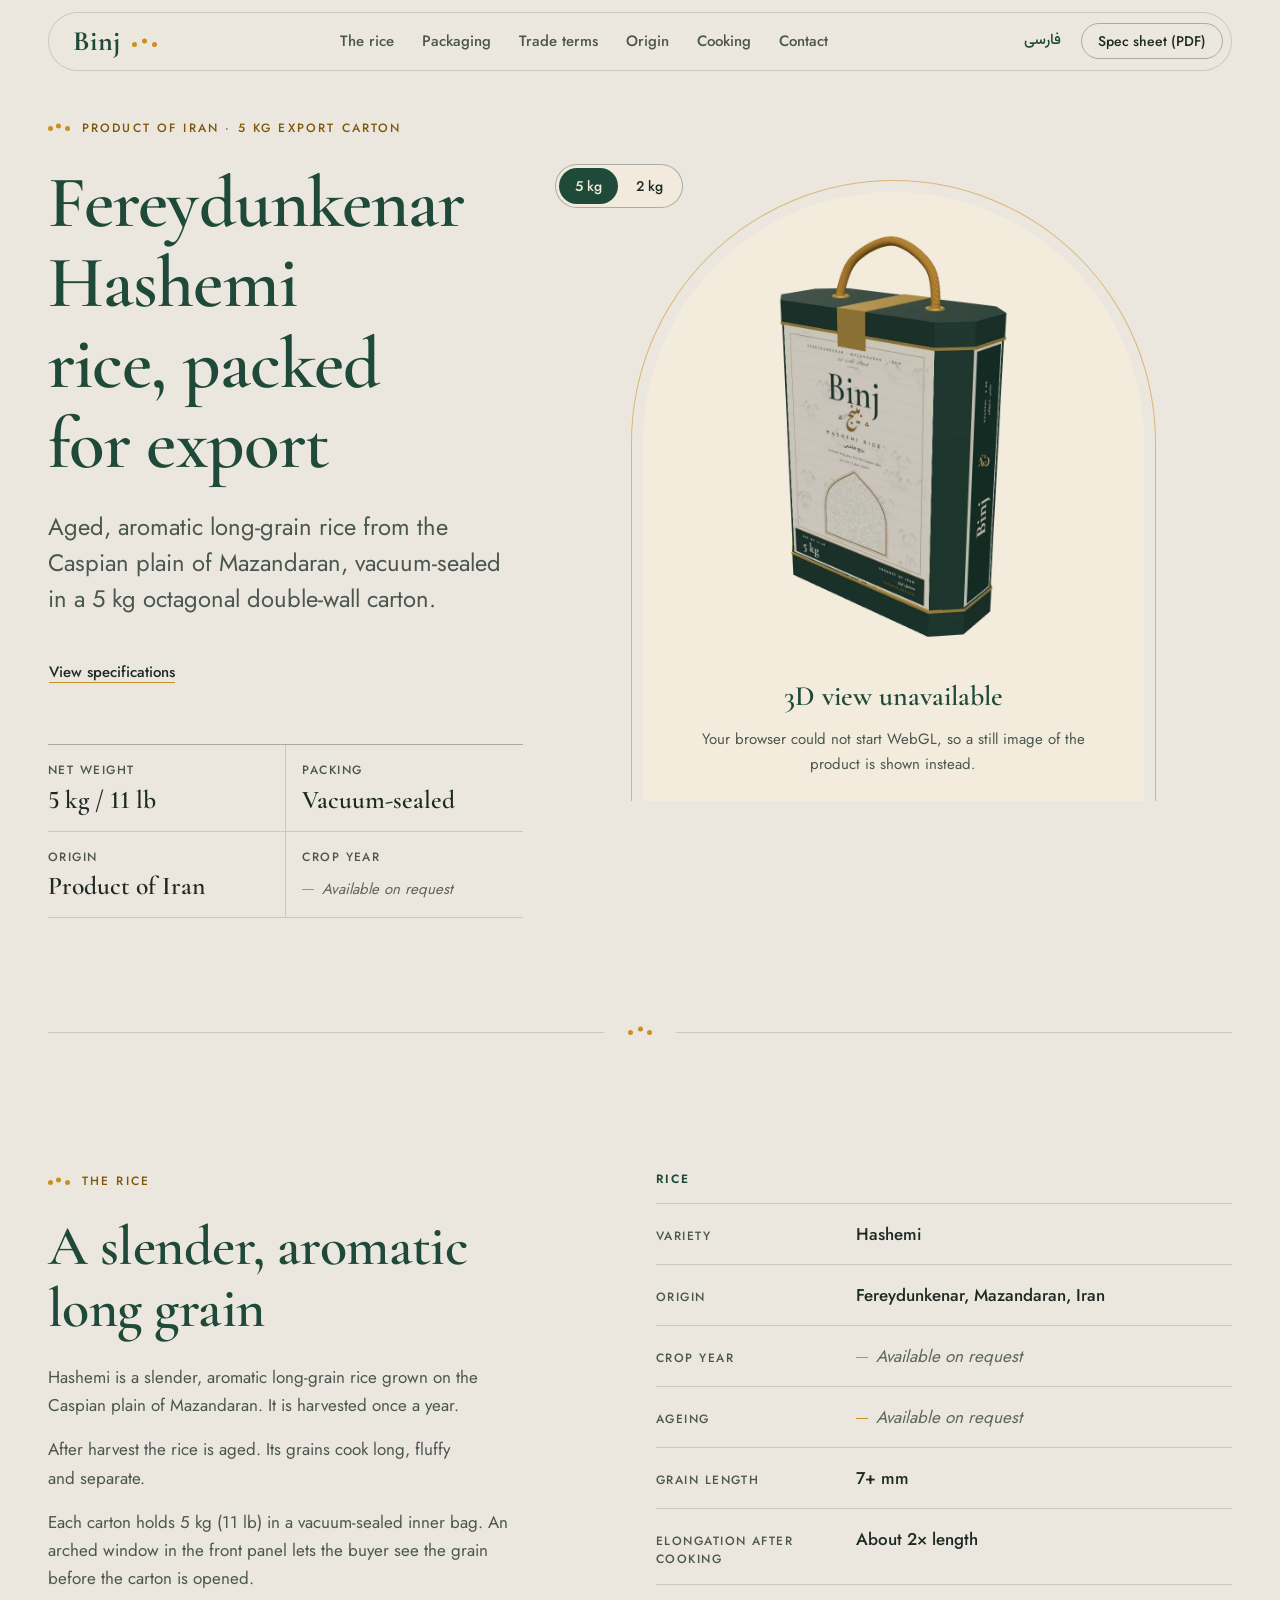
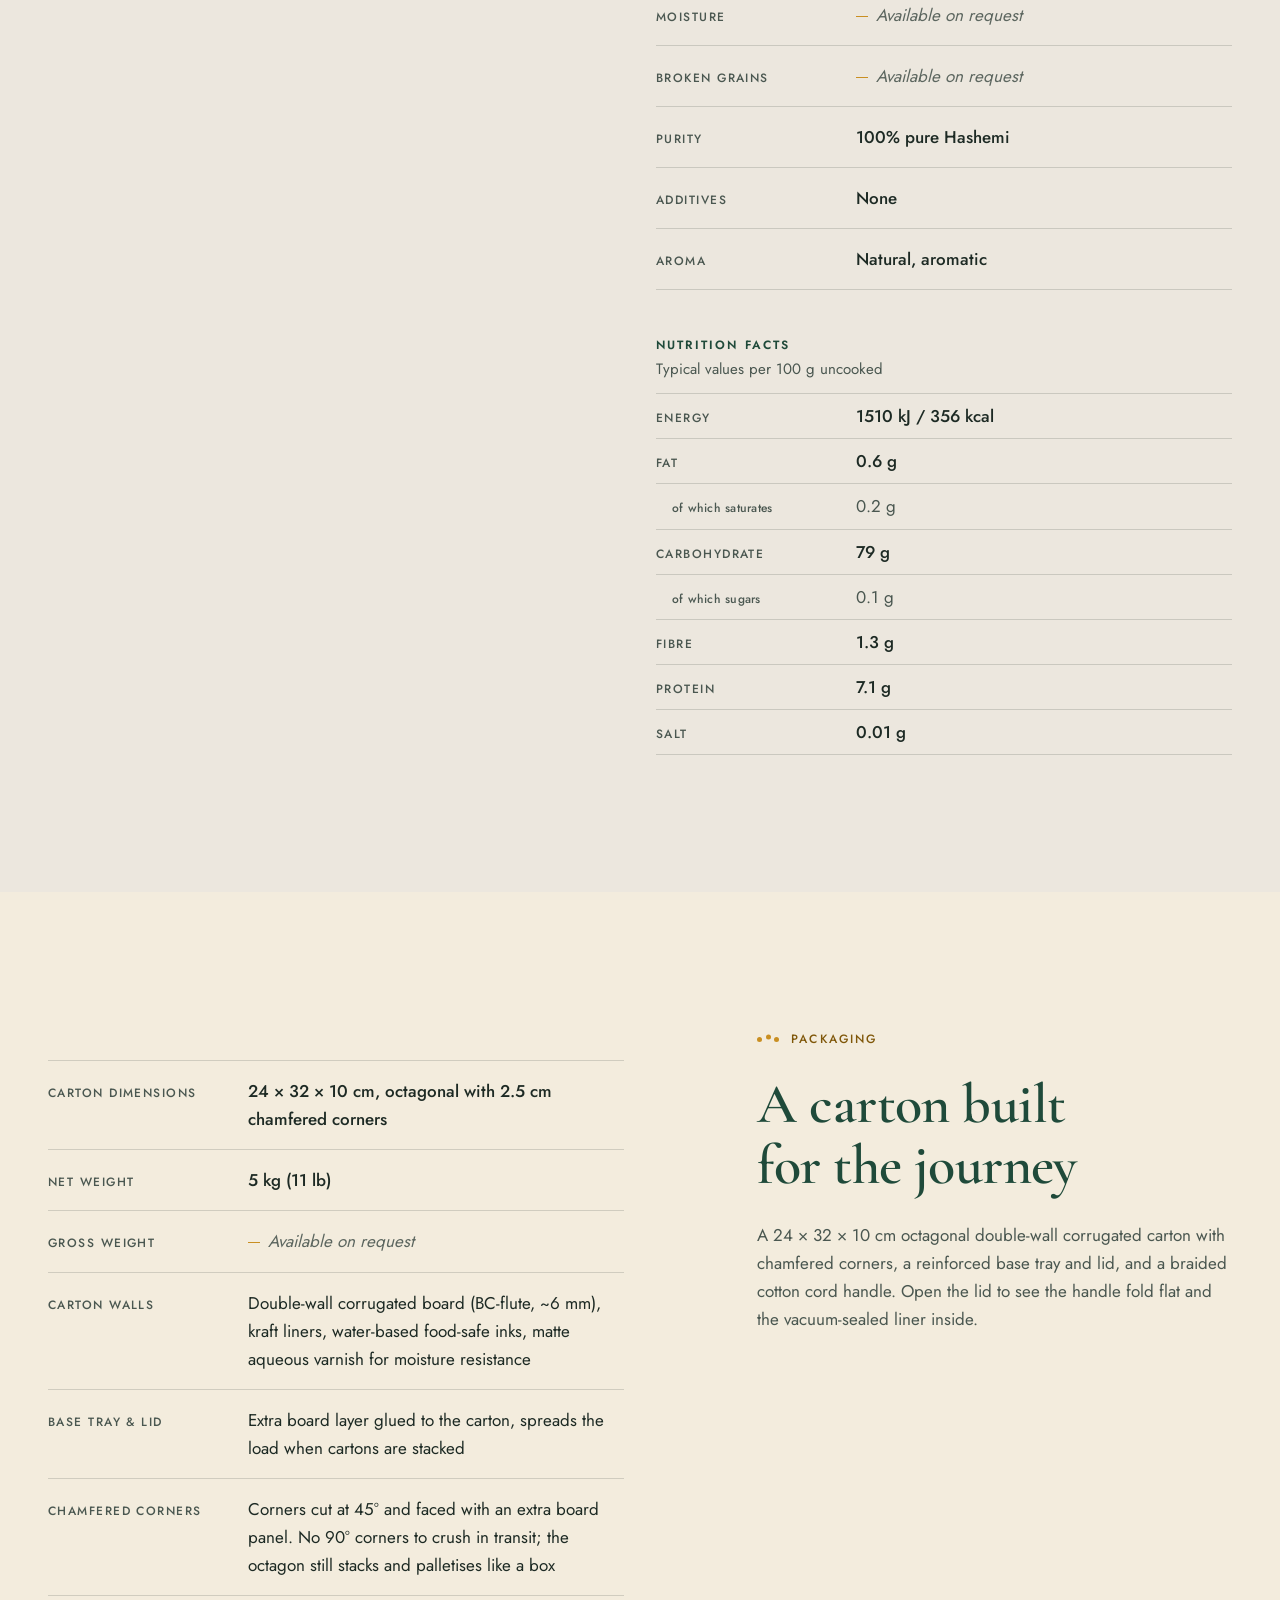
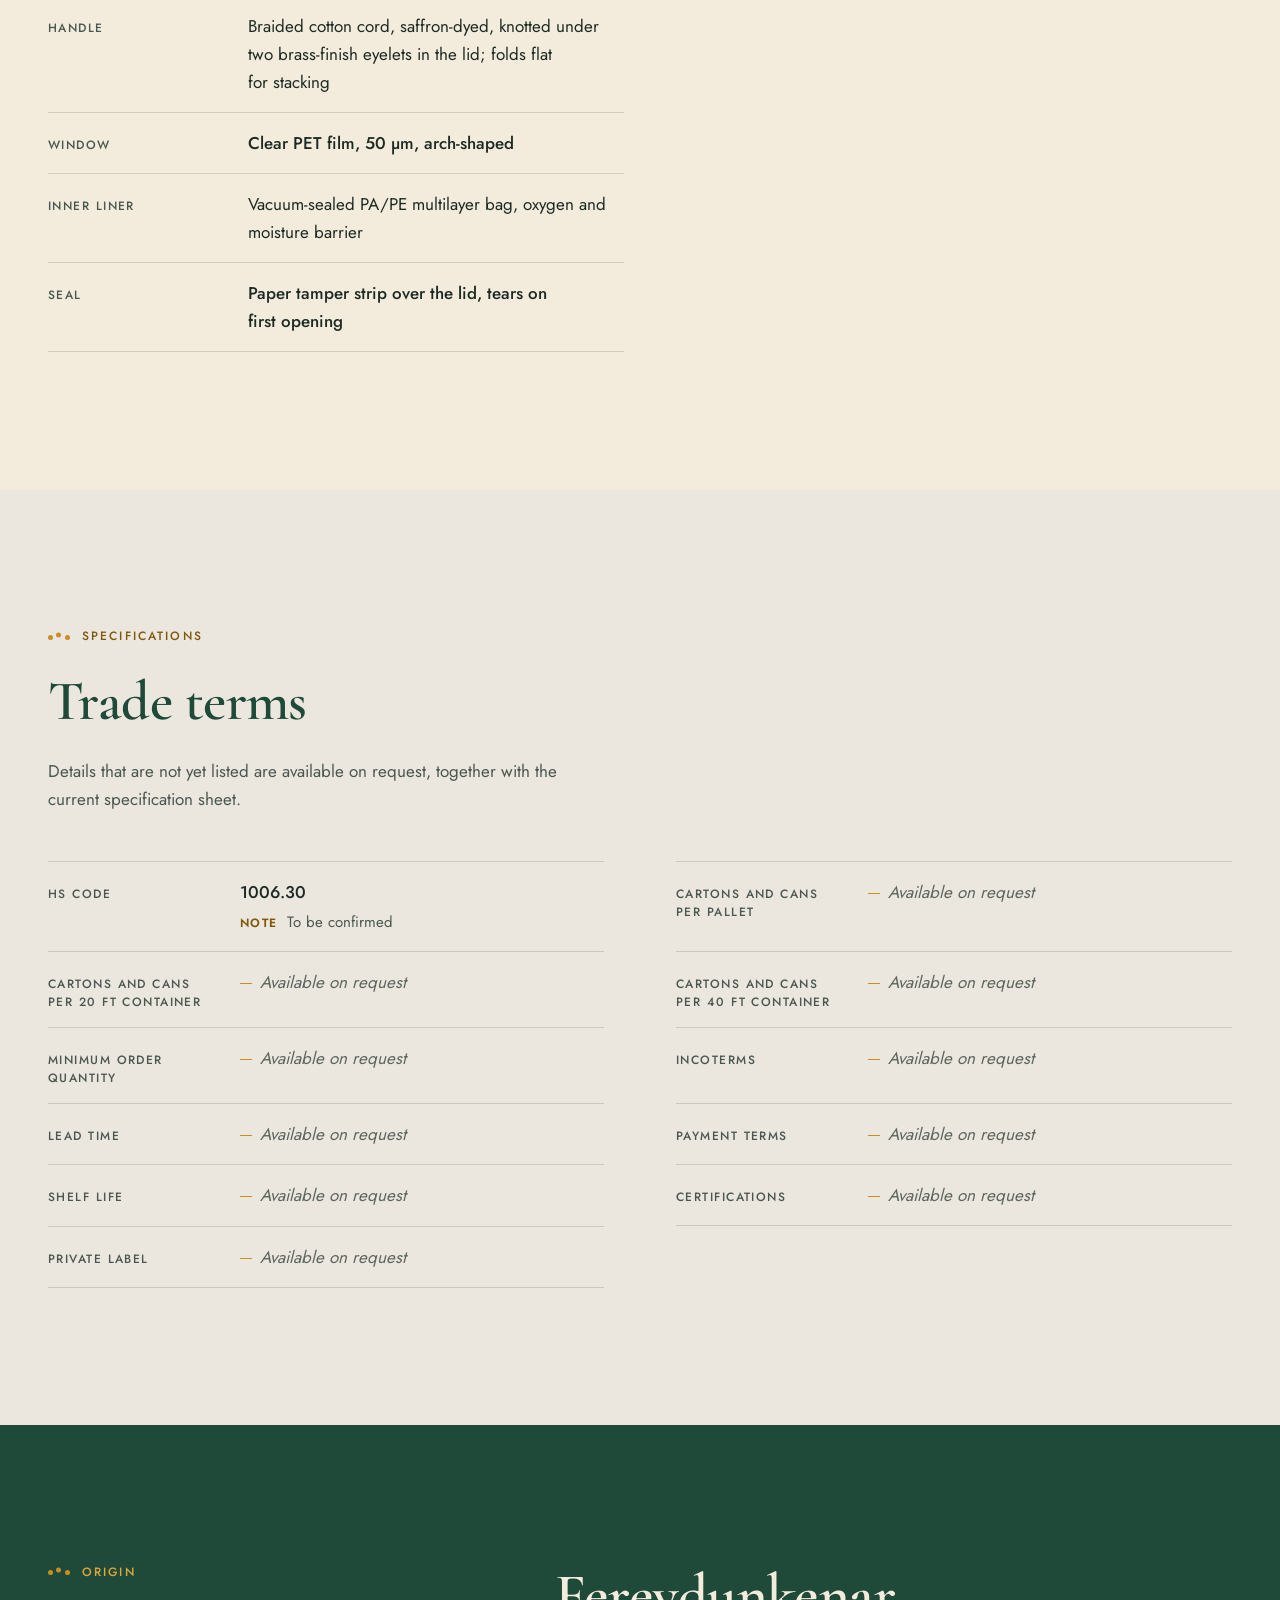
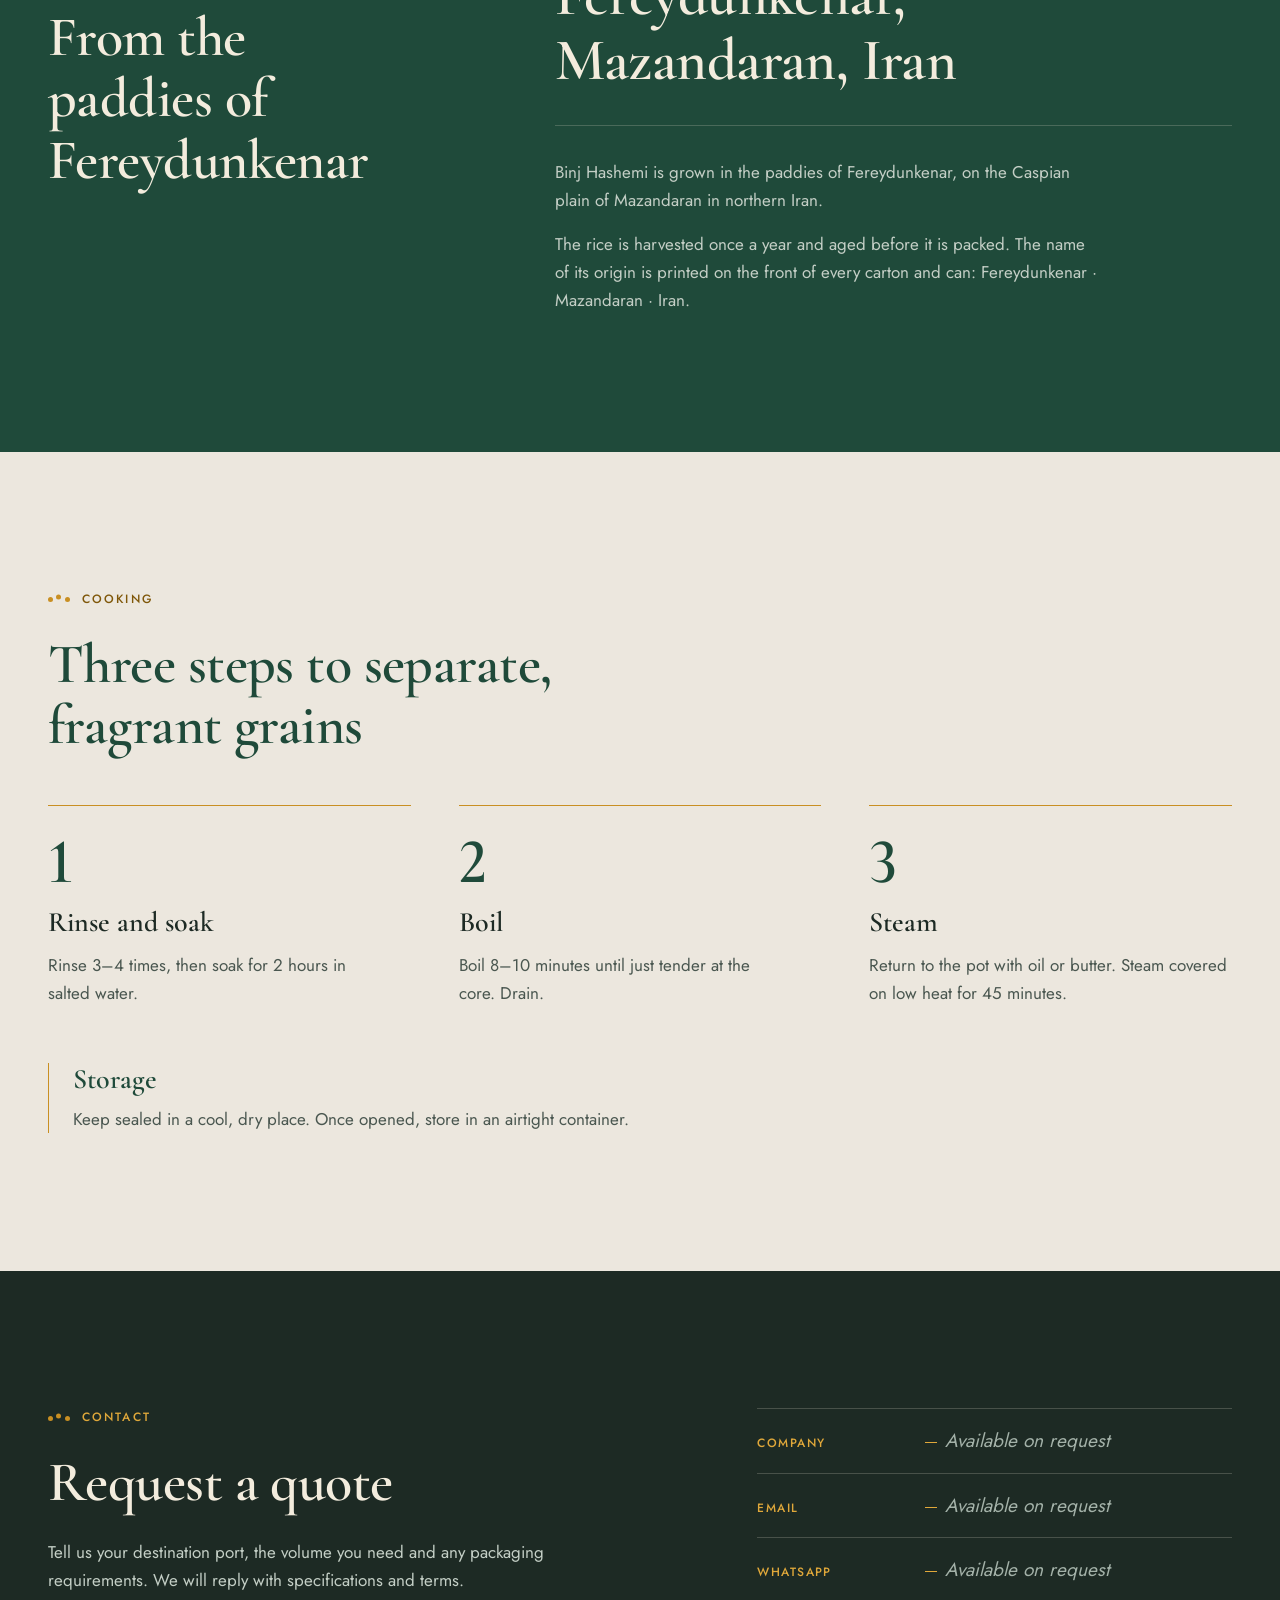
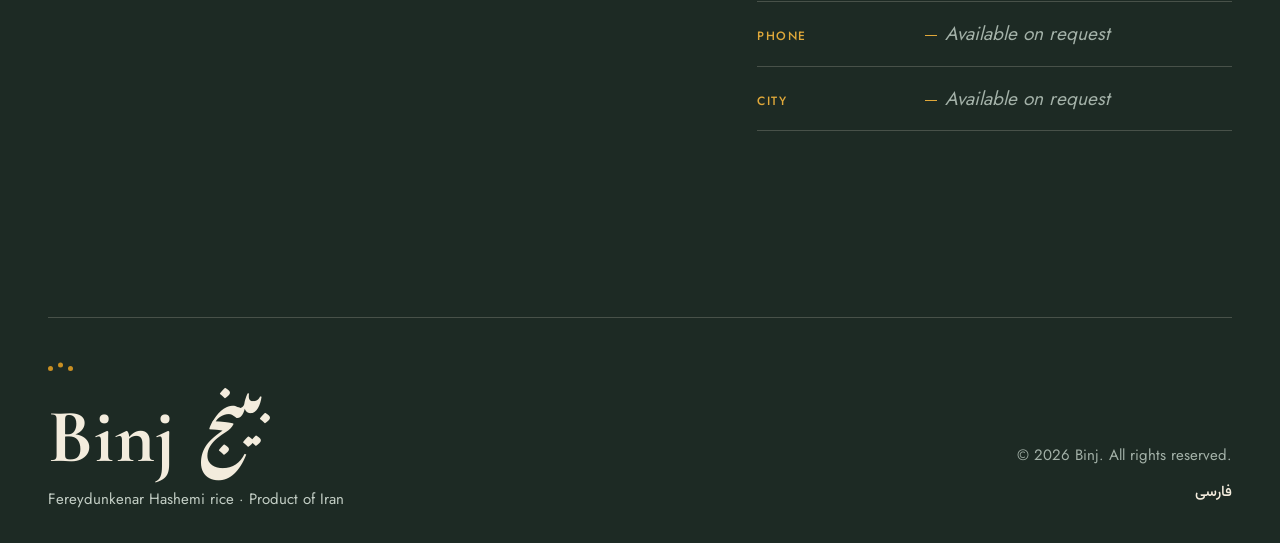
<file: index.html>
<!doctype html>
<html lang="en" dir="ltr" data-pack="5kg">
<head>
<meta charset="utf-8">
<meta name="viewport" content="width=device-width, initial-scale=1">
<title>Binj</title>
<meta name="description" content="Aged, aromatic Hashemi rice from Fereydunkenar, Iran, vacuum-sealed in a 5 kg export carton or a 2 kg can. Specifications and trade terms for importers.">
<meta name="theme-color" content="#ece7de">
<link rel="canonical" href="https://binjrice.github.io/">
<link rel="alternate" hreflang="en" href="https://binjrice.github.io/">
<link rel="alternate" hreflang="fa" href="https://binjrice.github.io/fa/">
<link rel="alternate" hreflang="x-default" href="https://binjrice.github.io/">
<meta property="og:type" content="website">
<meta property="og:site_name" content="Binj">
<meta property="og:title" content="Binj | Fereydunkenar Hashemi Rice, 5 kg Carton and 2 kg Can">
<meta property="og:description" content="Aged, aromatic Hashemi rice from Fereydunkenar, Iran, vacuum-sealed in a 5 kg export carton or a 2 kg can. Specifications and trade terms for importers.">
<meta property="og:locale" content="en_US">
<meta property="og:locale:alternate" content="fa_IR">
<meta property="og:url" content="https://binjrice.github.io/">
<meta property="og:image" content="https://binjrice.github.io/assets/img/og.jpg">
<meta property="og:image:alt" content="Binj 5 kg Hashemi rice octagonal export carton">
<meta name="twitter:image" content="https://binjrice.github.io/assets/img/og.jpg">
<meta name="twitter:card" content="summary_large_image">
<meta name="twitter:title" content="Binj | Fereydunkenar Hashemi Rice, 5 kg Carton and 2 kg Can">
<meta name="twitter:description" content="Aged, aromatic Hashemi rice from Fereydunkenar, Iran, vacuum-sealed in a 5 kg export carton or a 2 kg can. Specifications and trade terms for importers.">
<link rel="icon" href="./favicon.svg" type="image/svg+xml">
<link rel="preload" href="./assets/vendor/fonts/cormorant-garamond-latin-600-normal.woff2" as="font" type="font/woff2" crossorigin>
<link rel="preload" href="./assets/vendor/fonts/jost-latin-400-normal.woff2" as="font" type="font/woff2" crossorigin>
<link rel="stylesheet" href="./assets/css/fonts.css">
<link rel="stylesheet" href="./assets/css/site.css">
<script>
  (function () {
    var root = document.documentElement;
    root.classList.add('js');
    if (/[?&]poster\b/.test(location.search)) root.classList.add('is-poster');
    // ?size=2kg opens on the 2 kg can; anything else keeps the 5 kg carton.
    if (/[?&]size=2kg\b/i.test(location.search)) root.setAttribute('data-pack', '2kg');
    // If the main script never starts, do not leave reveal-on-scroll content hidden.
    setTimeout(function () {
      if (!root.classList.contains('reveal-ready')) root.classList.add('reveal-all');
    }, 5000);
  })();
</script>
<script type="importmap">{"imports":{"three":"./assets/vendor/three/three.module.min.js","three/addons/controls/OrbitControls.js":"./assets/vendor/three/OrbitControls.js"}}</script>
<script src="./assets/js/stage.js" defer></script>
<script type="module" src="./assets/js/main.js"></script>
<script type="application/ld+json">{"@context":"https://schema.org","@type":"ProductGroup","name":"Binj - Fereydunkenar Hashemi Rice","description":"Aged, aromatic Hashemi rice from Fereydunkenar, Iran, vacuum-sealed in a 5 kg export carton or a 2 kg can. Specifications and trade terms for importers.","productGroupID":"binj-hashemi","variesBy":"https://schema.org/size","category":"Rice","brand":{"@type":"Brand","name":"Binj","alternateName":"بینج"},"countryOfOrigin":{"@type":"Country","name":"Iran"},"inLanguage":"en","hasVariant":[{"@type":"Product","name":"Binj - Fereydunkenar Hashemi Rice, 5 kg Export Carton","size":"5 kg export carton","weight":{"@type":"QuantitativeValue","value":5,"unitCode":"KGM"}},{"@type":"Product","name":"Binj - Fereydunkenar Hashemi Rice, 2 kg Can","size":"2 kg composite can","weight":{"@type":"QuantitativeValue","value":2,"unitCode":"KGM"}}],"additionalProperty":[{"@type":"PropertyValue","name":"Variety","value":"Hashemi"},{"@type":"PropertyValue","name":"Origin","value":"Fereydunkenar, Mazandaran, Iran"},{"@type":"PropertyValue","name":"Grain length","value":"7+ mm"},{"@type":"PropertyValue","name":"Elongation after cooking","value":"About 2× length"},{"@type":"PropertyValue","name":"Purity","value":"100% pure Hashemi"},{"@type":"PropertyValue","name":"Additives","value":"None"},{"@type":"PropertyValue","name":"Aroma","value":"Natural, aromatic"}],"url":"https://binjrice.github.io/","image":"https://binjrice.github.io/assets/img/og.jpg"}</script>
</head>
<body id="top">
<a class="skip-link" href="#main">Skip to content</a>

<header class="site-header">
  <div class="site-header__inner">
    <a class="wordmark" href="#top" aria-label="Binj"><span class="wordmark__name" lang="en">Binj</span><span class="wordmark__dots"><span class="dots" aria-hidden="true"><i></i><i></i><i></i></span></span></a>

    <nav class="site-nav" id="site-nav" aria-label="Main navigation">
      <ul class="site-nav__list">
        <li><a href="#rice">The rice</a></li>
        <li><a href="#packaging">Packaging</a></li>
        <li><a href="#specs">Trade terms</a></li>
        <li><a href="#origin">Origin</a></li>
        <li><a href="#cooking">Cooking</a></li>
        <li><a href="#contact">Contact</a></li>
      </ul>
      <button class="btn btn--ghost btn--sm nav-print" type="button" data-print>Spec sheet (PDF)</button>
    </nav>

    <div class="site-header__tools">
      <a class="lang-link" href="fa/" hreflang="fa" lang="fa" title="Switch to Persian">فارسی</a>
      <button class="btn btn--ghost btn--sm header-print" type="button" data-print>Spec sheet (PDF)</button>
      <button class="menu-toggle" type="button" aria-expanded="false" aria-controls="site-nav" aria-label="Menu">
        <span class="menu-toggle__bars" aria-hidden="true"><i></i><i></i></span>
      </button>
    </div>
  </div>
</header>

<div class="print-head" aria-hidden="true">
  <div class="print-head__text">
    <p class="print-head__brand"><span class="wordmark__name" lang="en">Binj</span><span class="wordmark__dots"><span class="dots" aria-hidden="true"><i></i><i></i><i></i></span></span></p>
    <p class="print-head__title">Product and trade specifications</p>
    <p class="print-head__sub">Fereydunkenar Hashemi rice, packed for export</p>
  </div>
  <img class="print-head__poster" alt="" width="1000" height="1000">
</div>

<main id="main">

  <!-- 1. Hero -->
  <section class="hero" id="hero" aria-labelledby="hero-title">
    <div class="wrap hero__grid">
      <div class="hero__copy">
        <!-- Everything in the hero paints on first load, so none of it is reveal-gated. -->
        <p class="eyebrow"><span class="dots" aria-hidden="true"><i></i><i></i><i></i></span><span data-size="5kg">Product of Iran · 5 kg export carton</span><span data-size="2kg">Product of Iran · 2 kg composite can</span></p>
        <h1 id="hero-title">Fereydunkenar Hashemi rice, packed for export</h1>
        <p class="lede">Aged, aromatic long-grain rice from the Caspian plain of Mazandaran, vacuum-sealed in <span data-size="5kg">a 5 kg octagonal double-wall carton</span><span data-size="2kg">a 2 kg round composite can</span>.</p>
        <div class="hero__actions">
          <a class="btn btn--text" href="#rice">View specifications</a>
        </div>
        <dl class="facts">
          <div class="fact"><dt>Net weight</dt><dd><span data-size="5kg">5 kg / 11 lb</span><span data-size="2kg">2 kg / 4.4 lb</span></dd></div>
          <div class="fact"><dt>Packing</dt><dd>Vacuum-sealed</dd></div>
          <div class="fact"><dt>Origin</dt><dd>Product of Iran</dd></div>
          <div class="fact"><dt>Crop year</dt><dd><span class="placeholder" data-placeholder>Available on request</span></dd></div>
        </dl>
      </div>

      <div class="stage" data-state="loading">
        <div class="stage__arch" aria-hidden="true"></div>
        <div class="stage__size" role="radiogroup" aria-label="Pack size">
          <button class="stage__size-option" type="button" role="radio" aria-checked="true" tabindex="0" data-value="5kg"
                  data-stage-label="Interactive 3D model of the Binj 5 kg rice carton"
                  data-poster="./assets/img/poster.webp" data-poster-alt="Binj 5 kg Hashemi rice octagonal carton">5&nbsp;kg</button>
          <button class="stage__size-option" type="button" role="radio" aria-checked="false" tabindex="-1" data-value="2kg"
                  data-stage-label="Interactive 3D model of the Binj 2 kg rice can"
                  data-poster="./assets/img/poster-2kg.webp" data-poster-alt="Binj 2 kg Hashemi rice composite can">2&nbsp;kg</button>
        </div>
        <div class="stage__viewport">
          <three-d-stage transparent background="#ece7de" autorotate role="img" aria-label="Interactive 3D model of the Binj 5 kg rice carton"></three-d-stage>
        </div>
        <div class="stage__loader" aria-hidden="true"><span class="dots" aria-hidden="true"><i></i><i></i><i></i></span></div>
        <div class="stage__fallback" role="group" aria-label="3D view unavailable">
          <img class="stage__poster" alt="" width="1000" height="1000" hidden>
          <p class="stage__fallback-title">3D view unavailable</p>
          <p class="stage__fallback-text">Your browser could not start WebGL, so a still image of the product is shown instead.</p>
        </div>
        <div class="stage__bar">
          <button class="btn btn--ghost btn--lid" type="button" id="lid-toggle" data-open="false" disabled
                  data-label-open="Open lid" data-label-close="Close lid">
            <span class="btn__label">Open lid</span>
            <span class="btn__icon" aria-hidden="true">
              <svg viewBox="0 0 16 16" width="14" height="14" fill="none" stroke="currentColor" stroke-width="1.25" stroke-linecap="round" stroke-linejoin="round"><path d="M3.5 10.25 8 5.75l4.5 4.5"/></svg>
            </span>
          </button>
          <p class="stage__hint">
            <svg viewBox="0 0 24 24" width="18" height="18" fill="none" stroke="currentColor" stroke-width="1.1" stroke-linecap="round" stroke-linejoin="round" aria-hidden="true"><path d="M4.5 12a7.5 7.5 0 0 1 13.2-4.9M19.5 12a7.5 7.5 0 0 1-13.2 4.9"/><path d="M17.9 3.6v3.7h-3.7M6.1 20.4v-3.7h3.7"/></svg>
            <span>Drag to rotate</span>
          </p>
        </div>
        <div class="stage__zoom" role="group" aria-label="Zoom">
          <button class="btn btn--ghost btn--zoom" type="button" id="zoom-in" aria-label="Zoom in" disabled>
            <svg viewBox="0 0 16 16" width="14" height="14" fill="none" stroke="currentColor" stroke-width="1.25" stroke-linecap="round" aria-hidden="true"><path d="M3.5 8h9M8 3.5v9"/></svg>
          </button>
          <button class="btn btn--ghost btn--zoom" type="button" id="zoom-out" aria-label="Zoom out" disabled>
            <svg viewBox="0 0 16 16" width="14" height="14" fill="none" stroke="currentColor" stroke-width="1.25" stroke-linecap="round" aria-hidden="true"><path d="M3.5 8h9"/></svg>
          </button>
        </div>
      </div>
    </div>
    <noscript>
      <div class="wrap"><p class="noscript-note">Your browser could not start WebGL, so a still image of the product is shown instead.</p></div>
    </noscript>
  </section>

  <div class="wrap"><div class="ornament-rule" role="presentation"><span class="dots" aria-hidden="true"><i></i><i></i><i></i></span></div></div>

  <!-- 2. The rice -->
  <section class="section" id="rice" aria-labelledby="rice-title">
    <div class="wrap section__grid">
      <header class="section__head" data-reveal>
        <p class="eyebrow"><span class="dots" aria-hidden="true"><i></i><i></i><i></i></span><span>The rice</span></p>
        <h2 id="rice-title">A slender, aromatic long grain</h2>
        <div class="prose">
          <p>Hashemi is a slender, aromatic long-grain rice grown on the Caspian plain of Mazandaran. It is harvested once a year.</p>
          <p>After harvest the rice is aged. Its grains cook long, fluffy and separate.</p>
          <p data-size="5kg">Each carton holds 5 kg (11 lb) in a vacuum-sealed inner bag. An arched window in the front panel lets the buyer see the grain before the carton is opened.</p>
          <p data-size="2kg">Each can holds 2 kg (4.4 lb) in a vacuum-sealed inner bag. The telescoping lid lifts straight off, and a gold paper strip across lid and body shows the can has not been opened.</p>
        </div>
      </header>
      <div class="section__body">
        <h3 class="table-title" data-reveal>Rice</h3>
        <dl class="specs" data-reveal="group">
          <div class="spec-row" data-spec="variety"><dt>Variety</dt><dd>Hashemi</dd></div>
          <div class="spec-row" data-spec="origin"><dt>Origin</dt><dd>Fereydunkenar, Mazandaran, Iran</dd></div>
          <div class="spec-row" data-spec="cropYear"><dt>Crop year</dt><dd><span class="placeholder" data-placeholder>Available on request</span></dd></div>
          <div class="spec-row" data-spec="aging"><dt>Ageing</dt><dd><span class="placeholder" data-placeholder>Available on request</span></dd></div>
          <div class="spec-row" data-spec="grainLength"><dt>Grain length</dt><dd>7+ mm</dd></div>
          <div class="spec-row" data-spec="elongation"><dt>Elongation after cooking</dt><dd>About 2× length</dd></div>
          <div class="spec-row" data-spec="moisture"><dt>Moisture</dt><dd><span class="placeholder" data-placeholder>Available on request</span></dd></div>
          <div class="spec-row" data-spec="broken"><dt>Broken grains</dt><dd><span class="placeholder" data-placeholder>Available on request</span></dd></div>
          <div class="spec-row" data-spec="purity"><dt>Purity</dt><dd>100% pure Hashemi</dd></div>
          <div class="spec-row" data-spec="additives"><dt>Additives</dt><dd>None</dd></div>
          <div class="spec-row" data-spec="aroma"><dt>Aroma</dt><dd>Natural, aromatic</dd></div>
        </dl>
        <div class="nutrition">
          <h3 class="table-title" data-reveal>Nutrition facts</h3>
          <p class="table-note" data-reveal>Typical values per 100 g uncooked</p>
          <dl class="specs specs--nutrition" data-reveal="group">
          <div class="spec-row" data-spec="energy"><dt>Energy</dt><dd>1510 kJ / 356 kcal</dd></div>
          <div class="spec-row" data-spec="fat"><dt>Fat</dt><dd>0.6 g</dd></div>
          <div class="spec-row spec-row--sub" data-spec="saturates"><dt>of which saturates</dt><dd>0.2 g</dd></div>
          <div class="spec-row" data-spec="carbohydrate"><dt>Carbohydrate</dt><dd>79 g</dd></div>
          <div class="spec-row spec-row--sub" data-spec="sugars"><dt>of which sugars</dt><dd>0.1 g</dd></div>
          <div class="spec-row" data-spec="fibre"><dt>Fibre</dt><dd>1.3 g</dd></div>
          <div class="spec-row" data-spec="protein"><dt>Protein</dt><dd>7.1 g</dd></div>
          <div class="spec-row" data-spec="salt"><dt>Salt</dt><dd>0.01 g</dd></div>
          </dl>
        </div>
      </div>
    </div>
  </section>

  <!-- 3. Packaging -->
  <section class="section section--band" id="packaging" aria-labelledby="packaging-title">
    <div class="wrap section__grid section__grid--flip">
      <header class="section__head" data-reveal>
        <p class="eyebrow"><span class="dots" aria-hidden="true"><i></i><i></i><i></i></span><span>Packaging</span></p>
        <h2 id="packaging-title"><span data-size="5kg">A carton built for the journey</span><span data-size="2kg">A can built for the journey</span><span class="print-only">Packaging</span></h2>
        <div class="prose">
          <p data-size="5kg">A 24 × 32 × 10 cm octagonal double-wall corrugated carton with chamfered corners, a reinforced base tray and lid, and a braided cotton cord handle. Open the lid to see the handle fold flat and the vacuum-sealed liner inside.</p>
          <p data-size="2kg">A Ø 13 × 25 cm round can with a spiral-wound composite paperboard body, a tinplate base, a telescoping lid and a braided cord handle that folds flat for stacking. Lift the lid off to see the vacuum-sealed liner inside.</p>
        </div>
      </header>
      <div class="section__body">
        <h3 class="table-title" data-reveal data-size="5kg">Carton and materials</h3>
        <dl class="specs" data-reveal="group" data-size="5kg">
          <div class="spec-row" data-spec="cartonSize"><dt>Carton dimensions</dt><dd>24 × 32 × 10 cm, octagonal with 2.5 cm chamfered corners</dd></div>
          <div class="spec-row" data-spec="netWeight"><dt>Net weight</dt><dd>5 kg (11 lb)</dd></div>
          <div class="spec-row" data-spec="grossWeight"><dt>Gross weight</dt><dd><span class="placeholder" data-placeholder>Available on request</span></dd></div>
          <div class="spec-row spec-row--long" data-spec="cartonWalls"><dt>Carton walls</dt><dd>Double-wall corrugated board (BC-flute, ~6 mm), kraft liners, water-based food-safe inks, matte aqueous varnish for moisture resistance</dd></div>
          <div class="spec-row spec-row--long" data-spec="baseTrayLid"><dt>Base tray &amp; lid</dt><dd>Extra board layer glued to the carton, spreads the load when cartons are stacked</dd></div>
          <div class="spec-row spec-row--long" data-spec="chamferedCorners"><dt>Chamfered corners</dt><dd>Corners cut at 45° and faced with an extra board panel. No 90° corners to crush in transit; the octagon still stacks and palletises like a box</dd></div>
          <div class="spec-row spec-row--long" data-spec="handle"><dt>Handle</dt><dd>Braided cotton cord, saffron-dyed, knotted under two brass-finish eyelets in the lid; folds flat for stacking</dd></div>
          <div class="spec-row" data-spec="window"><dt>Window</dt><dd>Clear PET film, 50 µm, arch-shaped</dd></div>
          <div class="spec-row spec-row--long" data-spec="innerLiner"><dt>Inner liner</dt><dd>Vacuum-sealed PA/PE multilayer bag, oxygen and moisture barrier</dd></div>
          <div class="spec-row" data-spec="seal"><dt>Seal</dt><dd>Paper tamper strip over the lid, tears on first opening</dd></div>
        </dl>
        <h3 class="table-title" data-reveal data-size="2kg">Can and materials</h3>
        <dl class="specs" data-reveal="group" data-size="2kg">
          <div class="spec-row" data-spec="canSize"><dt>Can dimensions</dt><dd>Ø 13 × 25 cm, round</dd></div>
          <div class="spec-row" data-spec="canNetWeight"><dt>Net weight</dt><dd>2 kg (4.4 lb)</dd></div>
          <div class="spec-row" data-spec="canGrossWeight"><dt>Gross weight</dt><dd><span class="placeholder" data-placeholder>Available on request</span></dd></div>
          <div class="spec-row spec-row--long" data-spec="canBody"><dt>Can body</dt><dd>Spiral-wound composite paperboard tube, 3 mm wall of laminated kraft plies. A cylinder resists crushing from every side</dd></div>
          <div class="spec-row spec-row--long" data-spec="canBase"><dt>Base</dt><dd>Tinplate end rolled onto the tube, gold lacquer finish</dd></div>
          <div class="spec-row spec-row--long" data-spec="canLid"><dt>Lid</dt><dd>Telescoping composite lid, friction-fit over an inner kraft collar; lifts straight off</dd></div>
          <div class="spec-row spec-row--long" data-spec="canHandle"><dt>Handle</dt><dd>Braided cord, gold, knotted under two gold-finish eyelets; folds flat for stacking</dd></div>
          <div class="spec-row spec-row--long" data-spec="canInnerLiner"><dt>Inner liner</dt><dd>Vacuum-sealed PA/PE multilayer bag, oxygen and moisture barrier</dd></div>
          <div class="spec-row spec-row--long" data-spec="canSeal"><dt>Seal</dt><dd>Gold paper strip across lid and body, tears when the lid is first lifted</dd></div>
          <div class="spec-row spec-row--long" data-spec="canFinish"><dt>Finish</dt><dd>Printed paper wrap, soft-touch matte lamination, gold hot-foil on the Nastaliq mark, medallion and borders</dd></div>
          <div class="spec-row spec-row--long" data-spec="canShipping"><dt>Shipping</dt><dd>6 cans per double-wall corrugated shipper with board dividers</dd></div>
        </dl>
      </div>
    </div>
  </section>

  <!-- 4. Trade and logistics -->
  <section class="section" id="specs" aria-labelledby="specs-title">
    <div class="wrap">
      <header class="section__head section__head--wide" data-reveal>
        <p class="eyebrow"><span class="dots" aria-hidden="true"><i></i><i></i><i></i></span><span>Specifications</span></p>
        <h2 id="specs-title">Trade terms</h2>
        <div class="prose">
          <p>Details that are not yet listed are available on request, together with the current specification sheet.</p>
        </div>
      </header>
      <dl class="specs specs--cols" data-reveal="group">
          <div class="spec-row" data-spec="hsCode"><dt>HS code</dt><dd>1006.30<span class="spec-note"><span class="spec-note__label">Note</span> To be confirmed</span></dd></div>
          <div class="spec-row" data-spec="cartonsPerPallet"><dt>Cartons and cans per pallet</dt><dd><span class="placeholder" data-placeholder>Available on request</span></dd></div>
          <div class="spec-row" data-spec="cartonsPer20ft"><dt>Cartons and cans per 20 ft container</dt><dd><span class="placeholder" data-placeholder>Available on request</span></dd></div>
          <div class="spec-row" data-spec="cartonsPer40ft"><dt>Cartons and cans per 40 ft container</dt><dd><span class="placeholder" data-placeholder>Available on request</span></dd></div>
          <div class="spec-row" data-spec="moq"><dt>Minimum order quantity</dt><dd><span class="placeholder" data-placeholder>Available on request</span></dd></div>
          <div class="spec-row" data-spec="incoterms"><dt>Incoterms</dt><dd><span class="placeholder" data-placeholder>Available on request</span></dd></div>
          <div class="spec-row" data-spec="leadTime"><dt>Lead time</dt><dd><span class="placeholder" data-placeholder>Available on request</span></dd></div>
          <div class="spec-row" data-spec="paymentTerms"><dt>Payment terms</dt><dd><span class="placeholder" data-placeholder>Available on request</span></dd></div>
          <div class="spec-row" data-spec="shelfLife"><dt>Shelf life</dt><dd><span class="placeholder" data-placeholder>Available on request</span></dd></div>
          <div class="spec-row" data-spec="certifications"><dt>Certifications</dt><dd><span class="placeholder" data-placeholder>Available on request</span></dd></div>
          <div class="spec-row" data-spec="privateLabel"><dt>Private label</dt><dd><span class="placeholder" data-placeholder>Available on request</span></dd></div>
      </dl>
    </div>
  </section>

  <!-- 5. Origin -->
  <section class="section section--green" id="origin" aria-labelledby="origin-title">
    <div class="wrap origin__grid">
      <header class="section__head" data-reveal>
        <p class="eyebrow"><span class="dots" aria-hidden="true"><i></i><i></i><i></i></span><span>Origin</span></p>
        <h2 id="origin-title">From the paddies of Fereydunkenar</h2>
      </header>
      <div class="origin__body" data-reveal>
        <p class="origin__place">Fereydunkenar, Mazandaran, Iran</p>
        <div class="prose">
          <p>Binj Hashemi is grown in the paddies of Fereydunkenar, on the Caspian plain of Mazandaran in northern Iran.</p>
          <p>The rice is harvested once a year and aged before it is packed. The name of its origin is printed on the front of every carton and can: Fereydunkenar · Mazandaran · Iran.</p>
        </div>
      </div>
    </div>
  </section>

  <!-- 6. Preparation and storage -->
  <section class="section" id="cooking" aria-labelledby="cooking-title">
    <div class="wrap">
      <header class="section__head section__head--wide" data-reveal>
        <p class="eyebrow"><span class="dots" aria-hidden="true"><i></i><i></i><i></i></span><span>Cooking</span></p>
        <h2 id="cooking-title">Three steps to separate, fragrant grains</h2>
      </header>
      <ol class="steps" role="list" data-reveal="group">
        <li class="step"><span class="step__num" aria-hidden="true">1</span><h3>Rinse and soak</h3><p>Rinse 3–4 times, then soak for 2 hours in salted water.</p></li>
        <li class="step"><span class="step__num" aria-hidden="true">2</span><h3>Boil</h3><p>Boil 8–10 minutes until just tender at the core. Drain.</p></li>
        <li class="step"><span class="step__num" aria-hidden="true">3</span><h3>Steam</h3><p>Return to the pot with oil or butter. Steam covered on low heat for 45 minutes.</p></li>
      </ol>
      <aside class="storage" data-reveal>
        <h3>Storage</h3>
        <p>Keep sealed in a cool, dry place. Once opened, store in an airtight container.</p>
      </aside>
    </div>
  </section>

  <!-- 7. Contact -->
  <section class="section section--ink" id="contact" aria-labelledby="contact-title">
    <div class="wrap contact__grid">
      <header class="section__head" data-reveal>
        <p class="eyebrow"><span class="dots" aria-hidden="true"><i></i><i></i><i></i></span><span>Contact</span></p>
        <h2 id="contact-title">Request a quote</h2>
        <div class="prose">
          <p>Tell us your destination port, the volume you need and any packaging requirements. We will reply with specifications and terms.</p>
        </div>
        <div class="contact__actions">

        </div>
      </header>
      <dl class="contact-list" data-reveal="group">
        <div class="contact-row"><dt>Company</dt><dd><span class="placeholder" data-placeholder>Available on request</span></dd></div>
        <div class="contact-row"><dt>Email</dt><dd><span class="placeholder" data-placeholder>Available on request</span></dd></div>
        <div class="contact-row"><dt>WhatsApp</dt><dd><span class="placeholder" data-placeholder>Available on request</span></dd></div>
        <div class="contact-row"><dt>Phone</dt><dd><span class="placeholder" data-placeholder>Available on request</span></dd></div>
        <div class="contact-row"><dt>City</dt><dd><span class="placeholder" data-placeholder>Available on request</span></dd></div>
      </dl>
    </div>
  </section>
</main>

<footer class="site-footer">
  <div class="wrap site-footer__inner">
    <div class="site-footer__brand">
      <span class="dots" aria-hidden="true"><i></i><i></i><i></i></span>
      <p class="lockup"><span class="lockup__en" lang="en">Binj</span><span class="lockup__fa" lang="fa">بینج</span></p>
      <p class="site-footer__tagline">Fereydunkenar Hashemi rice · Product of Iran</p>
    </div>
    <div class="site-footer__meta">
      <p>© 2026 Binj. All rights reserved.</p>
      <p><a class="lang-link" href="fa/" hreflang="fa" lang="fa" title="Switch to Persian">فارسی</a></p>
    </div>
  </div>
</footer>

</body>
</html>
</file>
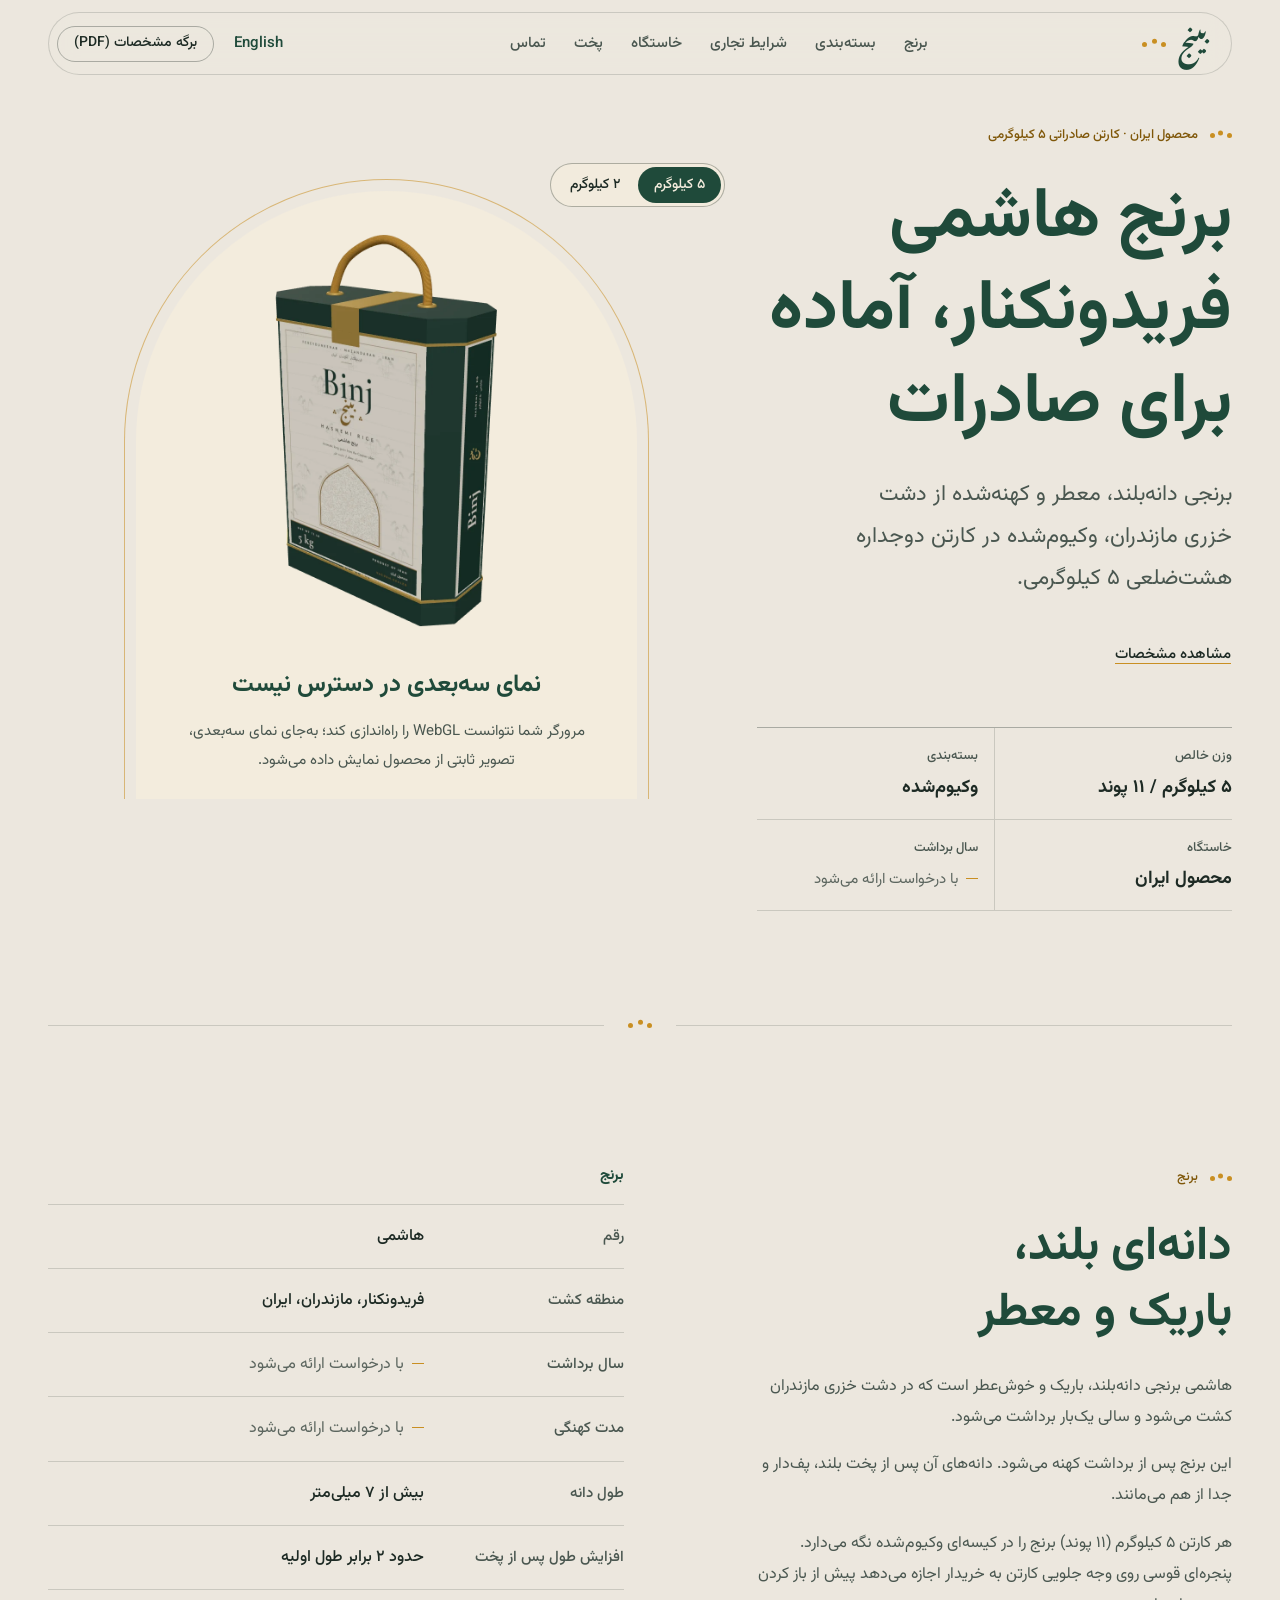
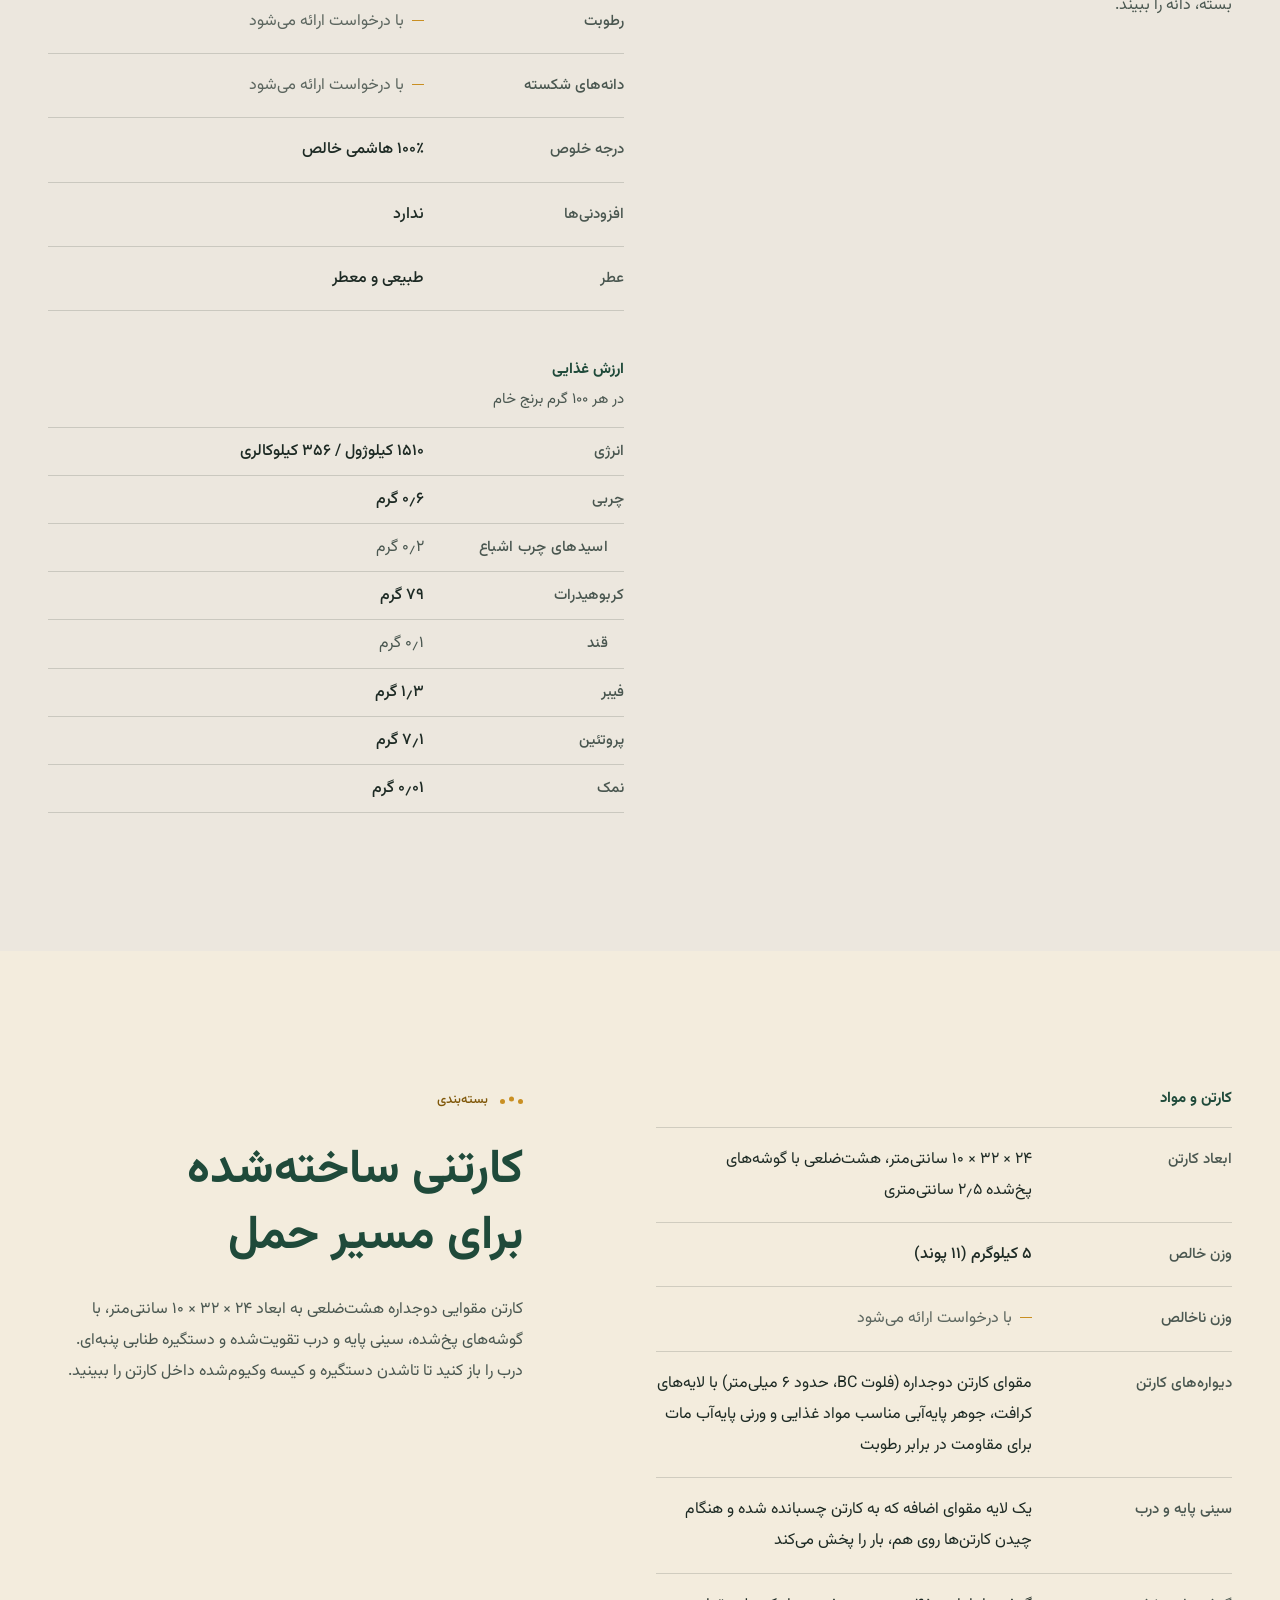
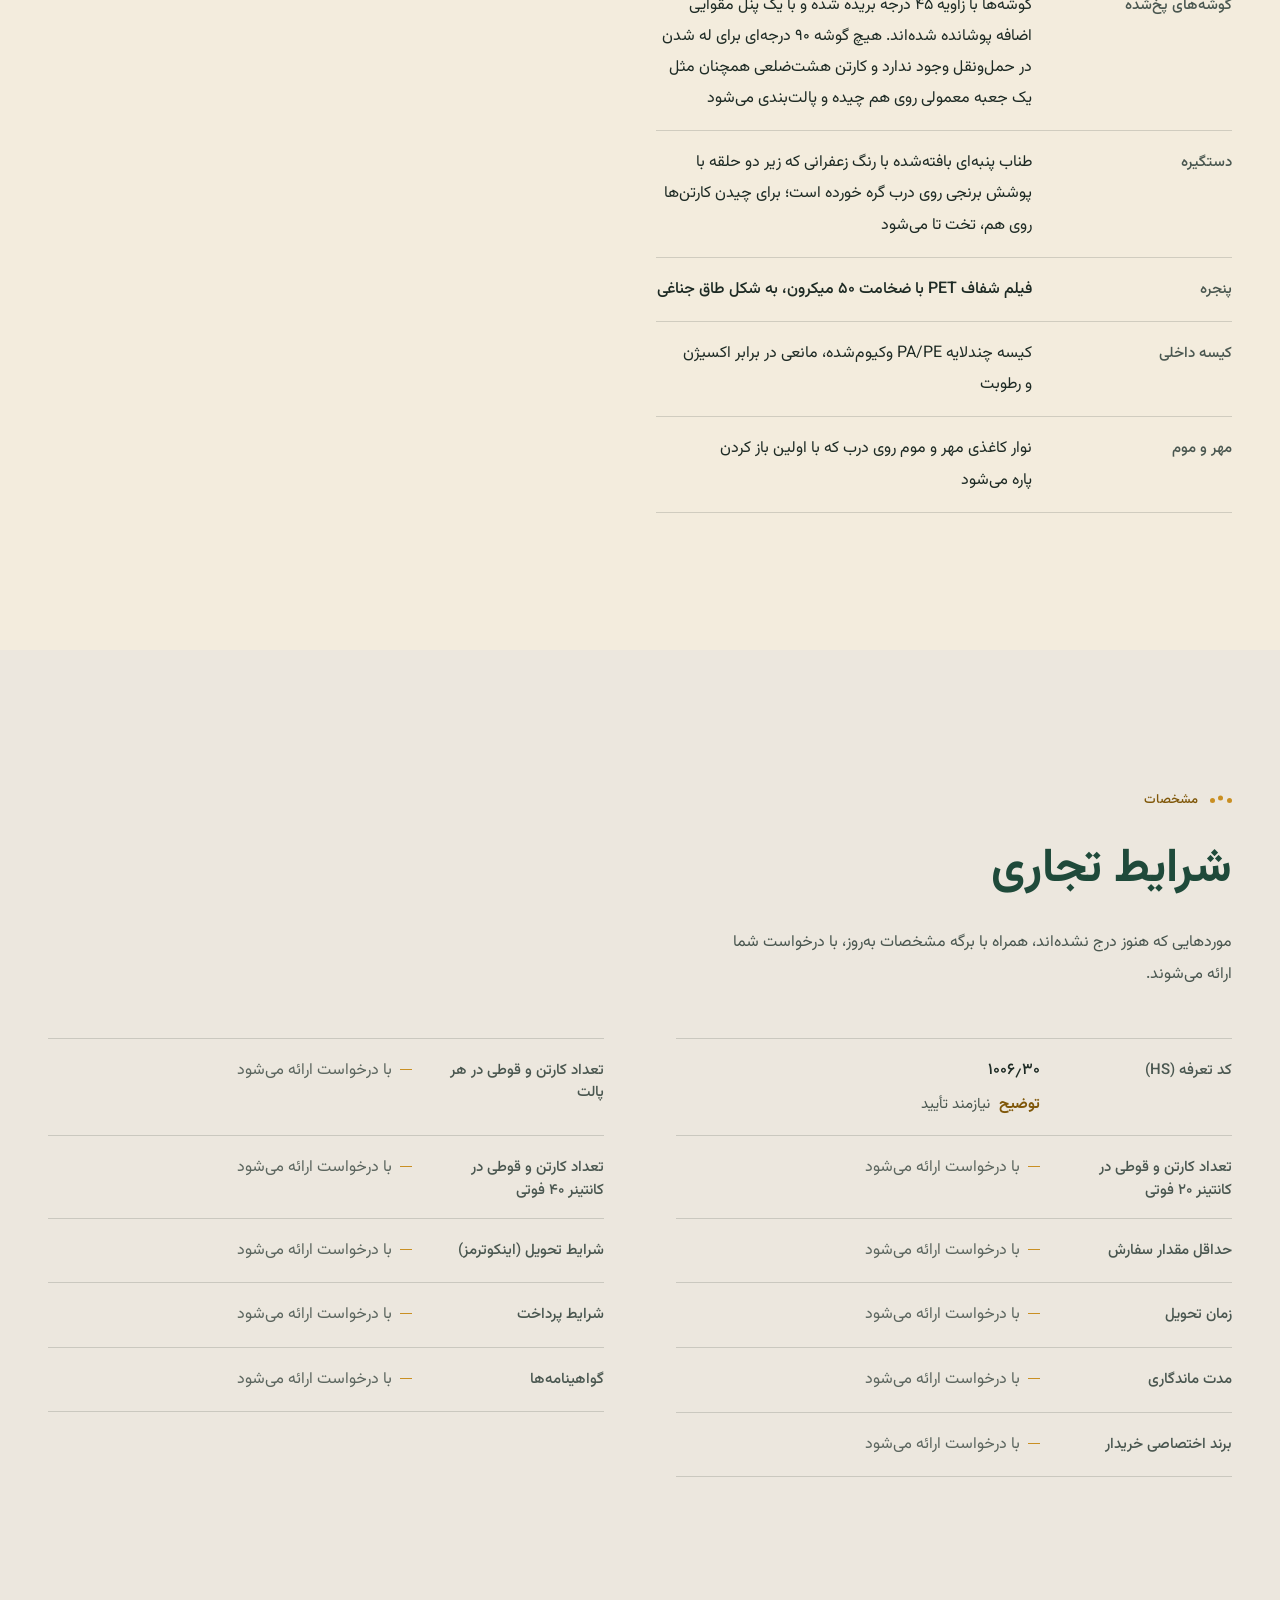
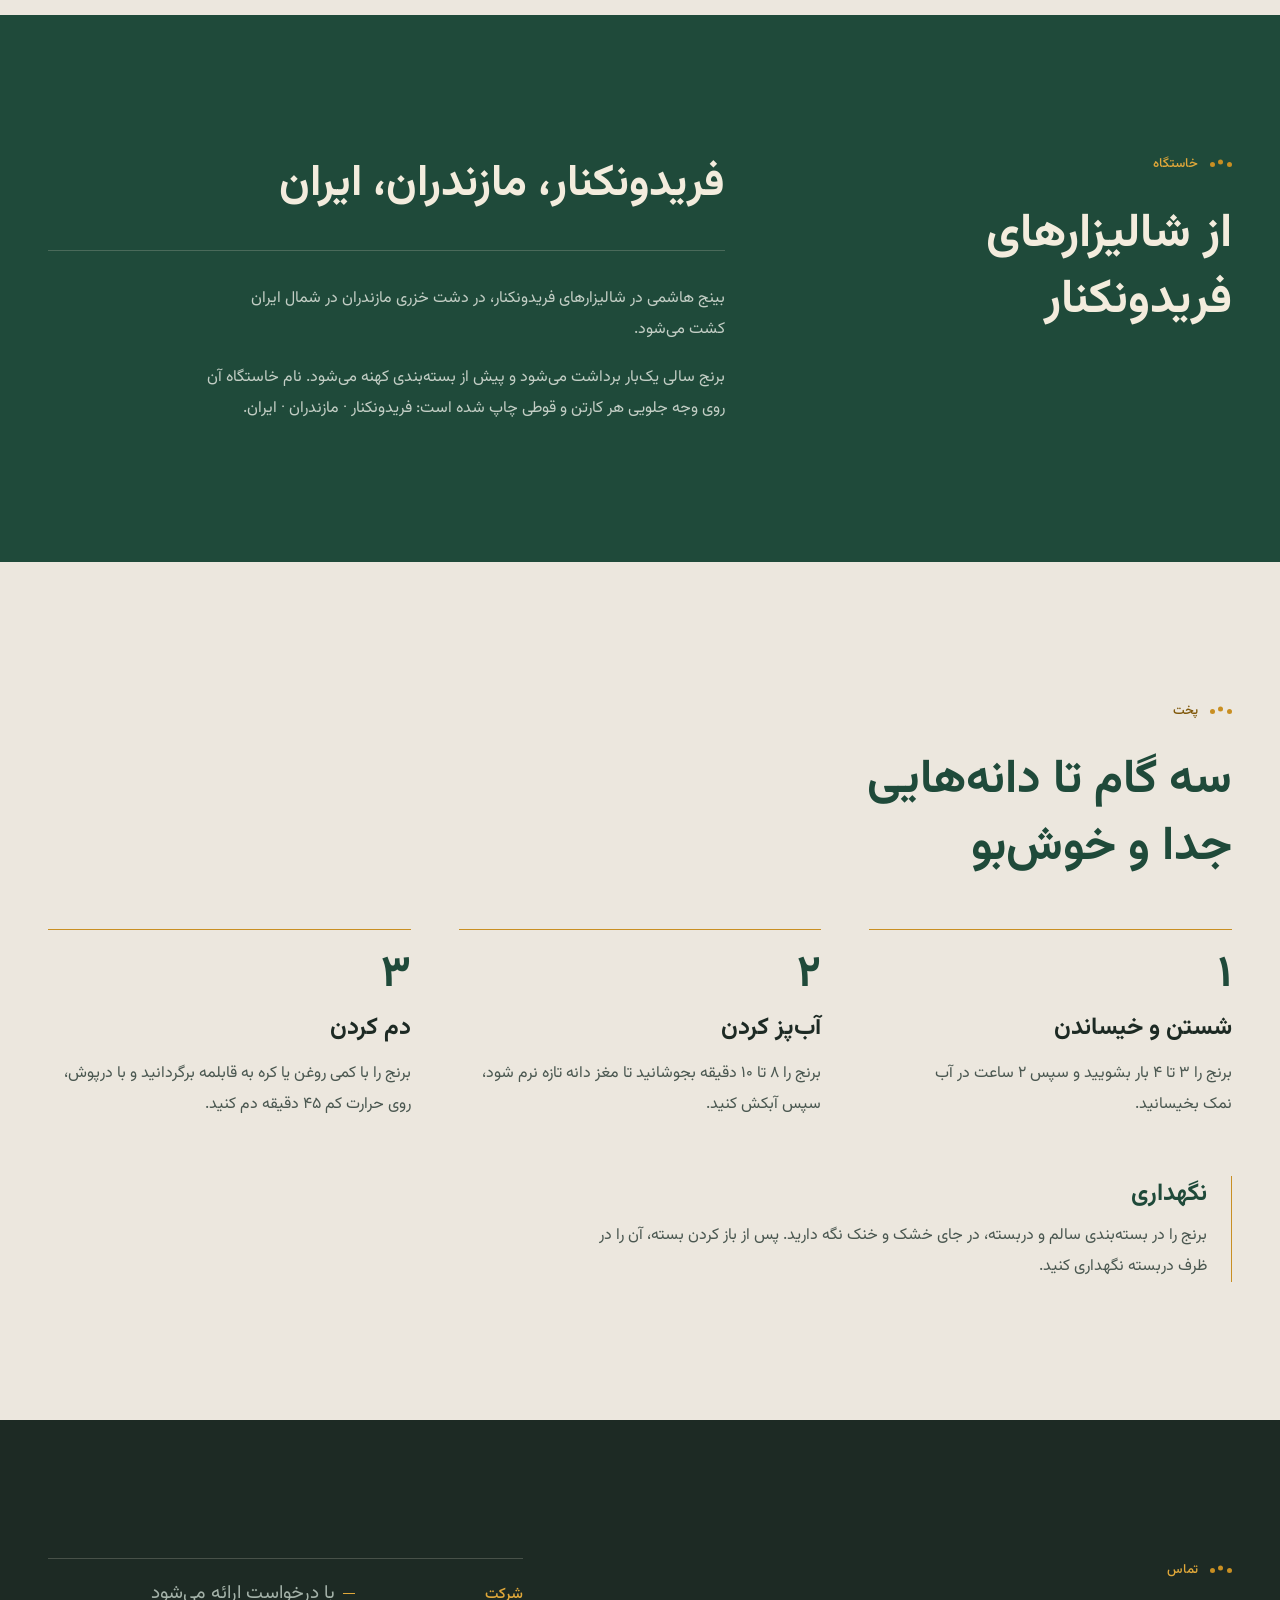
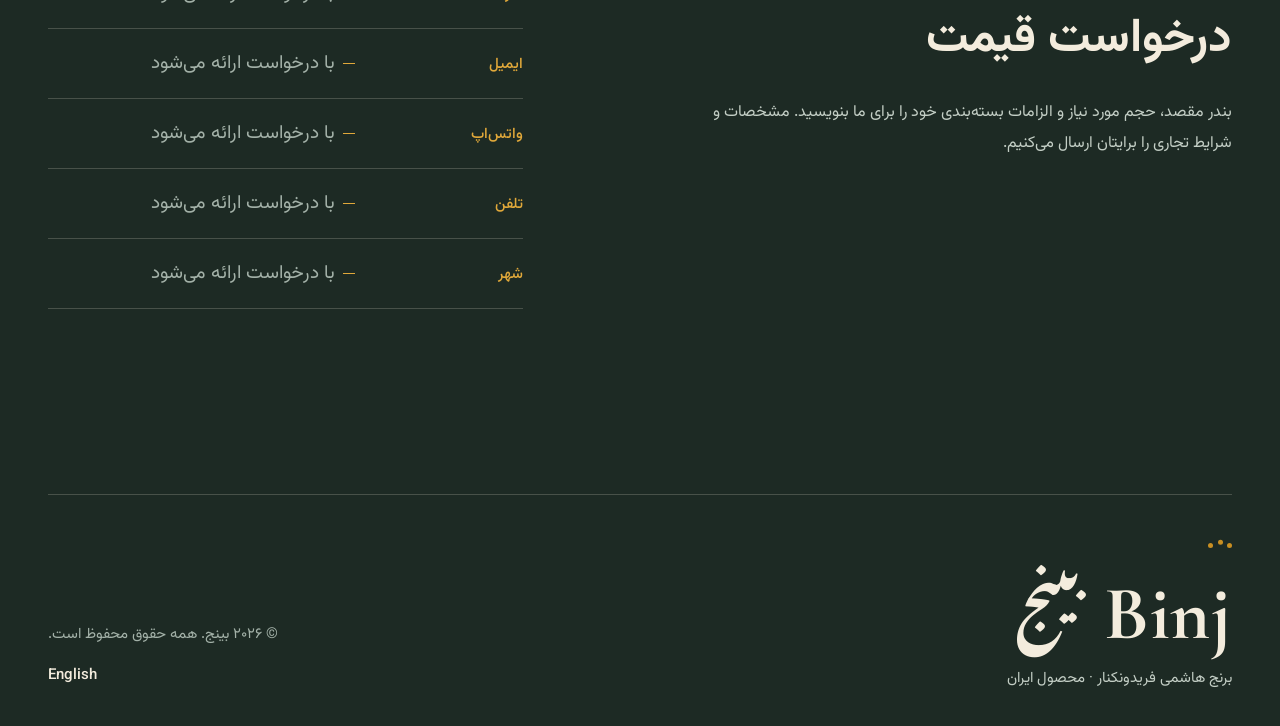
<file: fa/index.html>
<!doctype html>
<html lang="fa" dir="rtl" data-pack="5kg">
<head>
<meta charset="utf-8">
<meta name="viewport" content="width=device-width, initial-scale=1">
<title>Binj</title>
<meta name="description" content="برنج هاشمی دانه‌بلند، معطر و کهنه‌شده از فریدونکنار مازندران، وکیوم‌شده در کارتن صادراتی ۵ کیلوگرمی یا قوطی ۲ کیلوگرمی. مشخصات و شرایط تجاری برای واردکنندگان.">
<meta name="theme-color" content="#ece7de">
<link rel="canonical" href="https://binjrice.github.io/fa/">
<link rel="alternate" hreflang="en" href="https://binjrice.github.io/">
<link rel="alternate" hreflang="fa" href="https://binjrice.github.io/fa/">
<link rel="alternate" hreflang="x-default" href="https://binjrice.github.io/">
<meta property="og:type" content="website">
<meta property="og:site_name" content="Binj">
<meta property="og:title" content="بینج | برنج هاشمی فریدونکنار، کارتن ۵ کیلوگرمی و قوطی ۲ کیلوگرمی">
<meta property="og:description" content="برنج هاشمی دانه‌بلند، معطر و کهنه‌شده از فریدونکنار مازندران، وکیوم‌شده در کارتن صادراتی ۵ کیلوگرمی یا قوطی ۲ کیلوگرمی. مشخصات و شرایط تجاری برای واردکنندگان.">
<meta property="og:locale" content="fa_IR">
<meta property="og:locale:alternate" content="en_US">
<meta property="og:url" content="https://binjrice.github.io/fa/">
<meta property="og:image" content="https://binjrice.github.io/assets/img/og.jpg">
<meta property="og:image:alt" content="کارتن صادراتی هشت‌ضلعی ۵ کیلوگرمی برنج هاشمی بینج">
<meta name="twitter:image" content="https://binjrice.github.io/assets/img/og.jpg">
<meta name="twitter:card" content="summary_large_image">
<meta name="twitter:title" content="بینج | برنج هاشمی فریدونکنار، کارتن ۵ کیلوگرمی و قوطی ۲ کیلوگرمی">
<meta name="twitter:description" content="برنج هاشمی دانه‌بلند، معطر و کهنه‌شده از فریدونکنار مازندران، وکیوم‌شده در کارتن صادراتی ۵ کیلوگرمی یا قوطی ۲ کیلوگرمی. مشخصات و شرایط تجاری برای واردکنندگان.">
<link rel="icon" href="../favicon.svg" type="image/svg+xml">
<link rel="preload" href="../assets/vendor/fonts/vazirmatn-arabic-400-normal.woff2" as="font" type="font/woff2" crossorigin>
<link rel="preload" href="../assets/vendor/fonts/vazirmatn-arabic-700-normal.woff2" as="font" type="font/woff2" crossorigin>
<link rel="preload" href="../assets/vendor/fonts/noto-nastaliq-urdu-arabic-700-normal.woff2" as="font" type="font/woff2" crossorigin>
<link rel="stylesheet" href="../assets/css/fonts.css">
<link rel="stylesheet" href="../assets/css/site.css">
<script>
  (function () {
    var root = document.documentElement;
    root.classList.add('js');
    if (/[?&]poster\b/.test(location.search)) root.classList.add('is-poster');
    // ?size=2kg opens on the 2 kg can; anything else keeps the 5 kg carton.
    if (/[?&]size=2kg\b/i.test(location.search)) root.setAttribute('data-pack', '2kg');
    // If the main script never starts, do not leave reveal-on-scroll content hidden.
    setTimeout(function () {
      if (!root.classList.contains('reveal-ready')) root.classList.add('reveal-all');
    }, 5000);
  })();
</script>
<script type="importmap">{"imports":{"three":"../assets/vendor/three/three.module.min.js","three/addons/controls/OrbitControls.js":"../assets/vendor/three/OrbitControls.js"}}</script>
<script src="../assets/js/stage.js" defer></script>
<script type="module" src="../assets/js/main.js"></script>
<script type="application/ld+json">{"@context":"https://schema.org","@type":"ProductGroup","name":"بینج - برنج هاشمی فریدونکنار","description":"برنج هاشمی دانه‌بلند، معطر و کهنه‌شده از فریدونکنار مازندران، وکیوم‌شده در کارتن صادراتی ۵ کیلوگرمی یا قوطی ۲ کیلوگرمی. مشخصات و شرایط تجاری برای واردکنندگان.","productGroupID":"binj-hashemi","variesBy":"https://schema.org/size","category":"برنج","brand":{"@type":"Brand","name":"Binj","alternateName":"بینج"},"countryOfOrigin":{"@type":"Country","name":"Iran"},"inLanguage":"fa","hasVariant":[{"@type":"Product","name":"بینج - برنج هاشمی فریدونکنار، کارتن صادراتی ۵ کیلوگرمی","size":"کارتن صادراتی ۵ کیلوگرمی","weight":{"@type":"QuantitativeValue","value":5,"unitCode":"KGM"}},{"@type":"Product","name":"بینج - برنج هاشمی فریدونکنار، قوطی ۲ کیلوگرمی","size":"قوطی کامپوزیتی ۲ کیلوگرمی","weight":{"@type":"QuantitativeValue","value":2,"unitCode":"KGM"}}],"additionalProperty":[{"@type":"PropertyValue","name":"رقم","value":"هاشمی"},{"@type":"PropertyValue","name":"منطقه کشت","value":"فریدونکنار، مازندران، ایران"},{"@type":"PropertyValue","name":"طول دانه","value":"بیش از ۷ میلی‌متر"},{"@type":"PropertyValue","name":"افزایش طول پس از پخت","value":"حدود ۲ برابر طول اولیه"},{"@type":"PropertyValue","name":"درجه خلوص","value":"۱۰۰٪ هاشمی خالص"},{"@type":"PropertyValue","name":"افزودنی‌ها","value":"ندارد"},{"@type":"PropertyValue","name":"عطر","value":"طبیعی و معطر"}],"url":"https://binjrice.github.io/fa/","image":"https://binjrice.github.io/assets/img/og.jpg"}</script>
</head>
<body id="top">
<a class="skip-link" href="#main">پرش به محتوا</a>

<header class="site-header">
  <div class="site-header__inner">
    <a class="wordmark" href="#top" aria-label="Binj"><span class="wordmark__name wordmark__name--fa" lang="fa">بینج</span><span class="wordmark__dots"><span class="dots" aria-hidden="true"><i></i><i></i><i></i></span></span></a>

    <nav class="site-nav" id="site-nav" aria-label="پیمایش اصلی">
      <ul class="site-nav__list">
        <li><a href="#rice">برنج</a></li>
        <li><a href="#packaging">بسته‌بندی</a></li>
        <li><a href="#specs">شرایط تجاری</a></li>
        <li><a href="#origin">خاستگاه</a></li>
        <li><a href="#cooking">پخت</a></li>
        <li><a href="#contact">تماس</a></li>
      </ul>
      <button class="btn btn--ghost btn--sm nav-print" type="button" data-print>برگه مشخصات (PDF)</button>
    </nav>

    <div class="site-header__tools">
      <a class="lang-link" href="../" hreflang="en" lang="en" title="تغییر زبان به انگلیسی">English</a>
      <button class="btn btn--ghost btn--sm header-print" type="button" data-print>برگه مشخصات (PDF)</button>
      <button class="menu-toggle" type="button" aria-expanded="false" aria-controls="site-nav" aria-label="منو">
        <span class="menu-toggle__bars" aria-hidden="true"><i></i><i></i></span>
      </button>
    </div>
  </div>
</header>

<div class="print-head" aria-hidden="true">
  <div class="print-head__text">
    <p class="print-head__brand"><span class="wordmark__name wordmark__name--fa" lang="fa">بینج</span><span class="wordmark__dots"><span class="dots" aria-hidden="true"><i></i><i></i><i></i></span></span></p>
    <p class="print-head__title">مشخصات محصول و شرایط تجاری</p>
    <p class="print-head__sub">برنج هاشمی فریدونکنار، آماده برای صادرات</p>
  </div>
  <img class="print-head__poster" alt="" width="1000" height="1000">
</div>

<main id="main">

  <!-- 1. Hero -->
  <section class="hero" id="hero" aria-labelledby="hero-title">
    <div class="wrap hero__grid">
      <div class="hero__copy">
        <!-- Everything in the hero paints on first load, so none of it is reveal-gated. -->
        <p class="eyebrow"><span class="dots" aria-hidden="true"><i></i><i></i><i></i></span><span data-size="5kg">محصول ایران · کارتن صادراتی ۵ کیلوگرمی</span><span data-size="2kg">محصول ایران · قوطی کامپوزیتی ۲ کیلوگرمی</span></p>
        <h1 id="hero-title">برنج هاشمی فریدونکنار، آماده برای صادرات</h1>
        <p class="lede">برنجی دانه‌بلند، معطر و کهنه‌شده از دشت خزری مازندران، وکیوم‌شده در <span data-size="5kg">کارتن دوجداره هشت‌ضلعی ۵ کیلوگرمی</span><span data-size="2kg">قوطی کامپوزیتی استوانه‌ای ۲ کیلوگرمی</span>.</p>
        <div class="hero__actions">
          <a class="btn btn--text" href="#rice">مشاهده مشخصات</a>
        </div>
        <dl class="facts">
          <div class="fact"><dt>وزن خالص</dt><dd><span data-size="5kg">۵ کیلوگرم / ۱۱ پوند</span><span data-size="2kg">۲ کیلوگرم / ۴٫۴ پوند</span></dd></div>
          <div class="fact"><dt>بسته‌بندی</dt><dd>وکیوم‌شده</dd></div>
          <div class="fact"><dt>خاستگاه</dt><dd>محصول ایران</dd></div>
          <div class="fact"><dt>سال برداشت</dt><dd><span class="placeholder" data-placeholder>با درخواست ارائه می‌شود</span></dd></div>
        </dl>
      </div>

      <div class="stage" data-state="loading">
        <div class="stage__arch" aria-hidden="true"></div>
        <div class="stage__size" role="radiogroup" aria-label="اندازهٔ بسته">
          <button class="stage__size-option" type="button" role="radio" aria-checked="true" tabindex="0" data-value="5kg"
                  data-stage-label="مدل سه‌بعدی و تعاملی کارتن ۵ کیلوگرمی برنج بینج"
                  data-poster="../assets/img/poster.webp" data-poster-alt="کارتن هشت‌ضلعی ۵ کیلوگرمی برنج هاشمی بینج">۵&nbsp;کیلوگرم</button>
          <button class="stage__size-option" type="button" role="radio" aria-checked="false" tabindex="-1" data-value="2kg"
                  data-stage-label="مدل سه‌بعدی و تعاملی قوطی ۲ کیلوگرمی برنج بینج"
                  data-poster="../assets/img/poster-2kg.webp" data-poster-alt="قوطی کامپوزیتی ۲ کیلوگرمی برنج هاشمی بینج">۲&nbsp;کیلوگرم</button>
        </div>
        <div class="stage__viewport">
          <three-d-stage transparent background="#ece7de" autorotate role="img" aria-label="مدل سه‌بعدی و تعاملی کارتن ۵ کیلوگرمی برنج بینج"></three-d-stage>
        </div>
        <div class="stage__loader" aria-hidden="true"><span class="dots" aria-hidden="true"><i></i><i></i><i></i></span></div>
        <div class="stage__fallback" role="group" aria-label="نمای سه‌بعدی در دسترس نیست">
          <img class="stage__poster" alt="" width="1000" height="1000" hidden>
          <p class="stage__fallback-title">نمای سه‌بعدی در دسترس نیست</p>
          <p class="stage__fallback-text">مرورگر شما نتوانست WebGL را راه‌اندازی کند؛ به‌جای نمای سه‌بعدی، تصویر ثابتی از محصول نمایش داده می‌شود.</p>
        </div>
        <div class="stage__bar">
          <button class="btn btn--ghost btn--lid" type="button" id="lid-toggle" data-open="false" disabled
                  data-label-open="باز کردن درب" data-label-close="بستن درب">
            <span class="btn__label">باز کردن درب</span>
            <span class="btn__icon" aria-hidden="true">
              <svg viewBox="0 0 16 16" width="14" height="14" fill="none" stroke="currentColor" stroke-width="1.25" stroke-linecap="round" stroke-linejoin="round"><path d="M3.5 10.25 8 5.75l4.5 4.5"/></svg>
            </span>
          </button>
          <p class="stage__hint">
            <svg viewBox="0 0 24 24" width="18" height="18" fill="none" stroke="currentColor" stroke-width="1.1" stroke-linecap="round" stroke-linejoin="round" aria-hidden="true"><path d="M4.5 12a7.5 7.5 0 0 1 13.2-4.9M19.5 12a7.5 7.5 0 0 1-13.2 4.9"/><path d="M17.9 3.6v3.7h-3.7M6.1 20.4v-3.7h3.7"/></svg>
            <span>برای چرخاندن بکشید</span>
          </p>
        </div>
        <div class="stage__zoom" role="group" aria-label="بزرگ‌نمایی">
          <button class="btn btn--ghost btn--zoom" type="button" id="zoom-in" aria-label="بزرگ‌نمایی" disabled>
            <svg viewBox="0 0 16 16" width="14" height="14" fill="none" stroke="currentColor" stroke-width="1.25" stroke-linecap="round" aria-hidden="true"><path d="M3.5 8h9M8 3.5v9"/></svg>
          </button>
          <button class="btn btn--ghost btn--zoom" type="button" id="zoom-out" aria-label="کوچک‌نمایی" disabled>
            <svg viewBox="0 0 16 16" width="14" height="14" fill="none" stroke="currentColor" stroke-width="1.25" stroke-linecap="round" aria-hidden="true"><path d="M3.5 8h9"/></svg>
          </button>
        </div>
      </div>
    </div>
    <noscript>
      <div class="wrap"><p class="noscript-note">مرورگر شما نتوانست WebGL را راه‌اندازی کند؛ به‌جای نمای سه‌بعدی، تصویر ثابتی از محصول نمایش داده می‌شود.</p></div>
    </noscript>
  </section>

  <div class="wrap"><div class="ornament-rule" role="presentation"><span class="dots" aria-hidden="true"><i></i><i></i><i></i></span></div></div>

  <!-- 2. The rice -->
  <section class="section" id="rice" aria-labelledby="rice-title">
    <div class="wrap section__grid">
      <header class="section__head" data-reveal>
        <p class="eyebrow"><span class="dots" aria-hidden="true"><i></i><i></i><i></i></span><span>برنج</span></p>
        <h2 id="rice-title">دانه‌ای بلند، باریک و معطر</h2>
        <div class="prose">
          <p>هاشمی برنجی دانه‌بلند، باریک و خوش‌عطر است که در دشت خزری مازندران کشت می‌شود و سالی یک‌بار برداشت می‌شود.</p>
          <p>این برنج پس از برداشت کهنه می‌شود. دانه‌های آن پس از پخت بلند، پف‌دار و جدا از هم می‌مانند.</p>
          <p data-size="5kg">هر کارتن ۵ کیلوگرم (۱۱ پوند) برنج را در کیسه‌ای وکیوم‌شده نگه می‌دارد. پنجره‌ای قوسی روی وجه جلویی کارتن به خریدار اجازه می‌دهد پیش از باز کردن بسته، دانه را ببیند.</p>
          <p data-size="2kg">هر قوطی ۲ کیلوگرم (۴٫۴ پوند) برنج را در کیسه‌ای وکیوم‌شده نگه می‌دارد. درب تلسکوپی قوطی مستقیم به بالا برداشته می‌شود و نوار کاغذی طلایی روی درب و بدنه نشان می‌دهد که قوطی هنوز باز نشده است.</p>
        </div>
      </header>
      <div class="section__body">
        <h3 class="table-title" data-reveal>برنج</h3>
        <dl class="specs" data-reveal="group">
          <div class="spec-row" data-spec="variety"><dt>رقم</dt><dd>هاشمی</dd></div>
          <div class="spec-row" data-spec="origin"><dt>منطقه کشت</dt><dd>فریدونکنار، مازندران، ایران</dd></div>
          <div class="spec-row" data-spec="cropYear"><dt>سال برداشت</dt><dd><span class="placeholder" data-placeholder>با درخواست ارائه می‌شود</span></dd></div>
          <div class="spec-row" data-spec="aging"><dt>مدت کهنگی</dt><dd><span class="placeholder" data-placeholder>با درخواست ارائه می‌شود</span></dd></div>
          <div class="spec-row" data-spec="grainLength"><dt>طول دانه</dt><dd>بیش از ۷ میلی‌متر</dd></div>
          <div class="spec-row" data-spec="elongation"><dt>افزایش طول پس از پخت</dt><dd>حدود ۲ برابر طول اولیه</dd></div>
          <div class="spec-row" data-spec="moisture"><dt>رطوبت</dt><dd><span class="placeholder" data-placeholder>با درخواست ارائه می‌شود</span></dd></div>
          <div class="spec-row" data-spec="broken"><dt>دانه‌های شکسته</dt><dd><span class="placeholder" data-placeholder>با درخواست ارائه می‌شود</span></dd></div>
          <div class="spec-row" data-spec="purity"><dt>درجه خلوص</dt><dd>۱۰۰٪ هاشمی خالص</dd></div>
          <div class="spec-row" data-spec="additives"><dt>افزودنی‌ها</dt><dd>ندارد</dd></div>
          <div class="spec-row" data-spec="aroma"><dt>عطر</dt><dd>طبیعی و معطر</dd></div>
        </dl>
        <div class="nutrition">
          <h3 class="table-title" data-reveal>ارزش غذایی</h3>
          <p class="table-note" data-reveal>در هر ۱۰۰ گرم برنج خام</p>
          <dl class="specs specs--nutrition" data-reveal="group">
          <div class="spec-row" data-spec="energy"><dt>انرژی</dt><dd>۱۵۱۰ کیلوژول / ۳۵۶ کیلوکالری</dd></div>
          <div class="spec-row" data-spec="fat"><dt>چربی</dt><dd>۰٫۶ گرم</dd></div>
          <div class="spec-row spec-row--sub" data-spec="saturates"><dt>اسیدهای چرب اشباع</dt><dd>۰٫۲ گرم</dd></div>
          <div class="spec-row" data-spec="carbohydrate"><dt>کربوهیدرات</dt><dd>۷۹ گرم</dd></div>
          <div class="spec-row spec-row--sub" data-spec="sugars"><dt>قند</dt><dd>۰٫۱ گرم</dd></div>
          <div class="spec-row" data-spec="fibre"><dt>فیبر</dt><dd>۱٫۳ گرم</dd></div>
          <div class="spec-row" data-spec="protein"><dt>پروتئین</dt><dd>۷٫۱ گرم</dd></div>
          <div class="spec-row" data-spec="salt"><dt>نمک</dt><dd>۰٫۰۱ گرم</dd></div>
          </dl>
        </div>
      </div>
    </div>
  </section>

  <!-- 3. Packaging -->
  <section class="section section--band" id="packaging" aria-labelledby="packaging-title">
    <div class="wrap section__grid section__grid--flip">
      <header class="section__head" data-reveal>
        <p class="eyebrow"><span class="dots" aria-hidden="true"><i></i><i></i><i></i></span><span>بسته‌بندی</span></p>
        <h2 id="packaging-title"><span data-size="5kg">کارتنی ساخته‌شده برای مسیر حمل</span><span data-size="2kg">قوطی‌ای ساخته‌شده برای مسیر حمل</span><span class="print-only">بسته‌بندی</span></h2>
        <div class="prose">
          <p data-size="5kg">کارتن مقوایی دوجداره هشت‌ضلعی به ابعاد ۲۴ × ۳۲ × ۱۰ سانتی‌متر، با گوشه‌های پخ‌شده، سینی پایه و درب تقویت‌شده و دستگیره طنابی پنبه‌ای. درب را باز کنید تا تاشدن دستگیره و کیسه وکیوم‌شده داخل کارتن را ببینید.</p>
          <p data-size="2kg">قوطی گرد کامپوزیتی به قطر ۱۳ و ارتفاع ۲۵ سانتی‌متر، با بدنه‌ای از مقوای کامپوزیتی که مارپیچ پیچیده شده است، کف حلبی، درب تلسکوپی و دستگیره طنابی که برای چیدن روی هم تخت تا می‌شود. درب را بردارید تا کیسه وکیوم‌شده داخل قوطی را ببینید.</p>
        </div>
      </header>
      <div class="section__body">
        <h3 class="table-title" data-reveal data-size="5kg">کارتن و مواد</h3>
        <dl class="specs" data-reveal="group" data-size="5kg">
          <div class="spec-row spec-row--long" data-spec="cartonSize"><dt>ابعاد کارتن</dt><dd>۲۴ × ۳۲ × ۱۰ سانتی‌متر، هشت‌ضلعی با گوشه‌های پخ‌شده ۲٫۵ سانتی‌متری</dd></div>
          <div class="spec-row" data-spec="netWeight"><dt>وزن خالص</dt><dd>۵ کیلوگرم (۱۱ پوند)</dd></div>
          <div class="spec-row" data-spec="grossWeight"><dt>وزن ناخالص</dt><dd><span class="placeholder" data-placeholder>با درخواست ارائه می‌شود</span></dd></div>
          <div class="spec-row spec-row--long" data-spec="cartonWalls"><dt>دیواره‌های کارتن</dt><dd>مقوای کارتن دوجداره (فلوت BC، حدود ۶ میلی‌متر) با لایه‌های کرافت، جوهر پایه‌آبی مناسب مواد غذایی و ورنی پایه‌آب مات برای مقاومت در برابر رطوبت</dd></div>
          <div class="spec-row spec-row--long" data-spec="baseTrayLid"><dt>سینی پایه و درب</dt><dd>یک لایه مقوای اضافه که به کارتن چسبانده شده و هنگام چیدن کارتن‌ها روی هم، بار را پخش می‌کند</dd></div>
          <div class="spec-row spec-row--long" data-spec="chamferedCorners"><dt>گوشه‌های پخ‌شده</dt><dd>گوشه‌ها با زاویه ۴۵ درجه بریده شده و با یک پنل مقوایی اضافه پوشانده شده‌اند. هیچ گوشه ۹۰ درجه‌ای برای له شدن در حمل‌ونقل وجود ندارد و کارتن هشت‌ضلعی همچنان مثل یک جعبه معمولی روی هم چیده و پالت‌بندی می‌شود</dd></div>
          <div class="spec-row spec-row--long" data-spec="handle"><dt>دستگیره</dt><dd>طناب پنبه‌ای بافته‌شده با رنگ زعفرانی که زیر دو حلقه با پوشش برنجی روی درب گره خورده است؛ برای چیدن کارتن‌ها روی هم، تخت تا می‌شود</dd></div>
          <div class="spec-row" data-spec="window"><dt>پنجره</dt><dd>فیلم شفاف PET با ضخامت ۵۰ میکرون، به شکل طاق جناغی</dd></div>
          <div class="spec-row spec-row--long" data-spec="innerLiner"><dt>کیسه داخلی</dt><dd>کیسه چندلایه PA/PE وکیوم‌شده، مانعی در برابر اکسیژن و رطوبت</dd></div>
          <div class="spec-row spec-row--long" data-spec="seal"><dt>مهر و موم</dt><dd>نوار کاغذی مهر و موم روی درب که با اولین باز کردن پاره می‌شود</dd></div>
        </dl>
        <h3 class="table-title" data-reveal data-size="2kg">قوطی و مواد</h3>
        <dl class="specs" data-reveal="group" data-size="2kg">
          <div class="spec-row" data-spec="canSize"><dt>ابعاد قوطی</dt><dd>گرد، قطر ۱۳ و ارتفاع ۲۵ سانتی‌متر</dd></div>
          <div class="spec-row" data-spec="canNetWeight"><dt>وزن خالص</dt><dd>۲ کیلوگرم (۴٫۴ پوند)</dd></div>
          <div class="spec-row" data-spec="canGrossWeight"><dt>وزن ناخالص</dt><dd><span class="placeholder" data-placeholder>با درخواست ارائه می‌شود</span></dd></div>
          <div class="spec-row spec-row--long" data-spec="canBody"><dt>بدنه قوطی</dt><dd>لوله مقوایی کامپوزیتی که مارپیچ پیچیده شده است، با دیواره ۳ میلی‌متری از لایه‌های کرافت لمینت‌شده. استوانه از هر طرف در برابر له شدن مقاوم است</dd></div>
          <div class="spec-row spec-row--long" data-spec="canBase"><dt>کف قوطی</dt><dd>کف از ورق حلبی است که روی لوله درزگیری شده و پوشش لاک طلایی دارد</dd></div>
          <div class="spec-row spec-row--long" data-spec="canLid"><dt>درب</dt><dd>درب تلسکوپی کامپوزیتی که با اتصال اصطکاکی روی یقه کرافت داخلی می‌نشیند و مستقیم به بالا برداشته می‌شود</dd></div>
          <div class="spec-row spec-row--long" data-spec="canHandle"><dt>دستگیره</dt><dd>طناب بافته‌شده طلایی که زیر دو حلقه با پوشش طلایی گره خورده است؛ برای چیدن روی هم، تخت تا می‌شود</dd></div>
          <div class="spec-row spec-row--long" data-spec="canInnerLiner"><dt>کیسه داخلی</dt><dd>کیسه چندلایه PA/PE وکیوم‌شده، مانعی در برابر اکسیژن و رطوبت</dd></div>
          <div class="spec-row spec-row--long" data-spec="canSeal"><dt>مهر و موم</dt><dd>نوار کاغذی طلایی روی درب و بدنه که با اولین برداشتن درب پاره می‌شود</dd></div>
          <div class="spec-row spec-row--long" data-spec="canFinish"><dt>روکش چاپی</dt><dd>کاغذ چاپی دورپیچ با لمینت مات لمس‌نرم و هات‌فویل طلایی روی نشان نستعلیق، ترنج و حاشیه‌ها</dd></div>
          <div class="spec-row spec-row--long" data-spec="canShipping"><dt>بسته‌بندی حمل</dt><dd>۶ قوطی در هر کارتن حمل دوجداره، با جداکننده‌های مقوایی</dd></div>
        </dl>
      </div>
    </div>
  </section>

  <!-- 4. Trade and logistics -->
  <section class="section" id="specs" aria-labelledby="specs-title">
    <div class="wrap">
      <header class="section__head section__head--wide" data-reveal>
        <p class="eyebrow"><span class="dots" aria-hidden="true"><i></i><i></i><i></i></span><span>مشخصات</span></p>
        <h2 id="specs-title">شرایط تجاری</h2>
        <div class="prose">
          <p>موردهایی که هنوز درج نشده‌اند، همراه با برگه مشخصات به‌روز، با درخواست شما ارائه می‌شوند.</p>
        </div>
      </header>
      <dl class="specs specs--cols" data-reveal="group">
          <div class="spec-row" data-spec="hsCode"><dt>کد تعرفه (HS)</dt><dd>۱۰۰۶٫۳۰<span class="spec-note"><span class="spec-note__label">توضیح</span> نیازمند تأیید</span></dd></div>
          <div class="spec-row" data-spec="cartonsPerPallet"><dt>تعداد کارتن و قوطی در هر پالت</dt><dd><span class="placeholder" data-placeholder>با درخواست ارائه می‌شود</span></dd></div>
          <div class="spec-row" data-spec="cartonsPer20ft"><dt>تعداد کارتن و قوطی در کانتینر ۲۰ فوتی</dt><dd><span class="placeholder" data-placeholder>با درخواست ارائه می‌شود</span></dd></div>
          <div class="spec-row" data-spec="cartonsPer40ft"><dt>تعداد کارتن و قوطی در کانتینر ۴۰ فوتی</dt><dd><span class="placeholder" data-placeholder>با درخواست ارائه می‌شود</span></dd></div>
          <div class="spec-row" data-spec="moq"><dt>حداقل مقدار سفارش</dt><dd><span class="placeholder" data-placeholder>با درخواست ارائه می‌شود</span></dd></div>
          <div class="spec-row" data-spec="incoterms"><dt>شرایط تحویل (اینکوترمز)</dt><dd><span class="placeholder" data-placeholder>با درخواست ارائه می‌شود</span></dd></div>
          <div class="spec-row" data-spec="leadTime"><dt>زمان تحویل</dt><dd><span class="placeholder" data-placeholder>با درخواست ارائه می‌شود</span></dd></div>
          <div class="spec-row" data-spec="paymentTerms"><dt>شرایط پرداخت</dt><dd><span class="placeholder" data-placeholder>با درخواست ارائه می‌شود</span></dd></div>
          <div class="spec-row" data-spec="shelfLife"><dt>مدت ماندگاری</dt><dd><span class="placeholder" data-placeholder>با درخواست ارائه می‌شود</span></dd></div>
          <div class="spec-row" data-spec="certifications"><dt>گواهینامه‌ها</dt><dd><span class="placeholder" data-placeholder>با درخواست ارائه می‌شود</span></dd></div>
          <div class="spec-row" data-spec="privateLabel"><dt>برند اختصاصی خریدار</dt><dd><span class="placeholder" data-placeholder>با درخواست ارائه می‌شود</span></dd></div>
      </dl>
    </div>
  </section>

  <!-- 5. Origin -->
  <section class="section section--green" id="origin" aria-labelledby="origin-title">
    <div class="wrap origin__grid">
      <header class="section__head" data-reveal>
        <p class="eyebrow"><span class="dots" aria-hidden="true"><i></i><i></i><i></i></span><span>خاستگاه</span></p>
        <h2 id="origin-title">از شالیزارهای فریدونکنار</h2>
      </header>
      <div class="origin__body" data-reveal>
        <p class="origin__place">فریدونکنار، مازندران، ایران</p>
        <div class="prose">
          <p>بینج هاشمی در شالیزارهای فریدونکنار، در دشت خزری مازندران در شمال ایران کشت می‌شود.</p>
          <p>برنج سالی یک‌بار برداشت می‌شود و پیش از بسته‌بندی کهنه می‌شود. نام خاستگاه آن روی وجه جلویی هر کارتن و قوطی چاپ شده است: فریدونکنار · مازندران · ایران.</p>
        </div>
      </div>
    </div>
  </section>

  <!-- 6. Preparation and storage -->
  <section class="section" id="cooking" aria-labelledby="cooking-title">
    <div class="wrap">
      <header class="section__head section__head--wide" data-reveal>
        <p class="eyebrow"><span class="dots" aria-hidden="true"><i></i><i></i><i></i></span><span>پخت</span></p>
        <h2 id="cooking-title">سه گام تا دانه‌هایی جدا و خوش‌بو</h2>
      </header>
      <ol class="steps" role="list" data-reveal="group">
        <li class="step"><span class="step__num" aria-hidden="true">۱</span><h3>شستن و خیساندن</h3><p>برنج را ۳ تا ۴ بار بشویید و سپس ۲ ساعت در آب نمک بخیسانید.</p></li>
        <li class="step"><span class="step__num" aria-hidden="true">۲</span><h3>آب‌پز کردن</h3><p>برنج را ۸ تا ۱۰ دقیقه بجوشانید تا مغز دانه تازه نرم شود، سپس آبکش کنید.</p></li>
        <li class="step"><span class="step__num" aria-hidden="true">۳</span><h3>دم کردن</h3><p>برنج را با کمی روغن یا کره به قابلمه برگردانید و با درپوش، روی حرارت کم ۴۵ دقیقه دم کنید.</p></li>
      </ol>
      <aside class="storage" data-reveal>
        <h3>نگهداری</h3>
        <p>برنج را در بسته‌بندی سالم و دربسته، در جای خشک و خنک نگه دارید. پس از باز کردن بسته، آن را در ظرف دربسته نگهداری کنید.</p>
      </aside>
    </div>
  </section>

  <!-- 7. Contact -->
  <section class="section section--ink" id="contact" aria-labelledby="contact-title">
    <div class="wrap contact__grid">
      <header class="section__head" data-reveal>
        <p class="eyebrow"><span class="dots" aria-hidden="true"><i></i><i></i><i></i></span><span>تماس</span></p>
        <h2 id="contact-title">درخواست قیمت</h2>
        <div class="prose">
          <p>بندر مقصد، حجم مورد نیاز و الزامات بسته‌بندی خود را برای ما بنویسید. مشخصات و شرایط تجاری را برایتان ارسال می‌کنیم.</p>
        </div>
        <div class="contact__actions">

        </div>
      </header>
      <dl class="contact-list" data-reveal="group">
        <div class="contact-row"><dt>شرکت</dt><dd><span class="placeholder" data-placeholder>با درخواست ارائه می‌شود</span></dd></div>
        <div class="contact-row"><dt>ایمیل</dt><dd><span class="placeholder" data-placeholder>با درخواست ارائه می‌شود</span></dd></div>
        <div class="contact-row"><dt>واتس‌اپ</dt><dd><span class="placeholder" data-placeholder>با درخواست ارائه می‌شود</span></dd></div>
        <div class="contact-row"><dt>تلفن</dt><dd><span class="placeholder" data-placeholder>با درخواست ارائه می‌شود</span></dd></div>
        <div class="contact-row"><dt>شهر</dt><dd><span class="placeholder" data-placeholder>با درخواست ارائه می‌شود</span></dd></div>
      </dl>
    </div>
  </section>
</main>

<footer class="site-footer">
  <div class="wrap site-footer__inner">
    <div class="site-footer__brand">
      <span class="dots" aria-hidden="true"><i></i><i></i><i></i></span>
      <p class="lockup"><span class="lockup__en" lang="en">Binj</span><span class="lockup__fa" lang="fa">بینج</span></p>
      <p class="site-footer__tagline">برنج هاشمی فریدونکنار · محصول ایران</p>
    </div>
    <div class="site-footer__meta">
      <p>© ۲۰۲۶ بینج. همه حقوق محفوظ است.</p>
      <p><a class="lang-link" href="../" hreflang="en" lang="en" title="تغییر زبان به انگلیسی">English</a></p>
    </div>
  </div>
</footer>

</body>
</html>
</file>
<file: assets/css/fonts.css>
/* Generated by tools/vendor.mjs - do not edit by hand. */

/* Cormorant Garamond 600 latin */
@font-face {
  font-family: 'Cormorant Garamond';
  font-style: normal;
  font-weight: 600;
  font-display: swap;
  src: url(../vendor/fonts/cormorant-garamond-latin-600-normal.woff2) format('woff2');
  unicode-range: U+0000-00FF,U+0131,U+0152-0153,U+02BB-02BC,U+02C6,U+02DA,U+02DC,U+0304,U+0308,U+0329,U+2000-206F,U+20AC,U+2122,U+2191,U+2193,U+2212,U+2215,U+FEFF,U+FFFD;
}

/* Cormorant Garamond 700 latin */
@font-face {
  font-family: 'Cormorant Garamond';
  font-style: normal;
  font-weight: 700;
  font-display: swap;
  src: url(../vendor/fonts/cormorant-garamond-latin-700-normal.woff2) format('woff2');
  unicode-range: U+0000-00FF,U+0131,U+0152-0153,U+02BB-02BC,U+02C6,U+02DA,U+02DC,U+0304,U+0308,U+0329,U+2000-206F,U+20AC,U+2122,U+2191,U+2193,U+2212,U+2215,U+FEFF,U+FFFD;
}

/* Jost 400 latin */
@font-face {
  font-family: 'Jost';
  font-style: normal;
  font-weight: 400;
  font-display: swap;
  src: url(../vendor/fonts/jost-latin-400-normal.woff2) format('woff2');
  unicode-range: U+0000-00FF,U+0131,U+0152-0153,U+02BB-02BC,U+02C6,U+02DA,U+02DC,U+0304,U+0308,U+0329,U+2000-206F,U+20AC,U+2122,U+2191,U+2193,U+2212,U+2215,U+FEFF,U+FFFD;
}

/* Jost 500 latin */
@font-face {
  font-family: 'Jost';
  font-style: normal;
  font-weight: 500;
  font-display: swap;
  src: url(../vendor/fonts/jost-latin-500-normal.woff2) format('woff2');
  unicode-range: U+0000-00FF,U+0131,U+0152-0153,U+02BB-02BC,U+02C6,U+02DA,U+02DC,U+0304,U+0308,U+0329,U+2000-206F,U+20AC,U+2122,U+2191,U+2193,U+2212,U+2215,U+FEFF,U+FFFD;
}

/* Jost 600 latin */
@font-face {
  font-family: 'Jost';
  font-style: normal;
  font-weight: 600;
  font-display: swap;
  src: url(../vendor/fonts/jost-latin-600-normal.woff2) format('woff2');
  unicode-range: U+0000-00FF,U+0131,U+0152-0153,U+02BB-02BC,U+02C6,U+02DA,U+02DC,U+0304,U+0308,U+0329,U+2000-206F,U+20AC,U+2122,U+2191,U+2193,U+2212,U+2215,U+FEFF,U+FFFD;
}

/* Vazirmatn 400 arabic */
@font-face {
  font-family: 'Vazirmatn';
  font-style: normal;
  font-weight: 400;
  font-display: swap;
  src: url(../vendor/fonts/vazirmatn-arabic-400-normal.woff2) format('woff2');
  unicode-range: U+0600-06FF,U+0750-077F,U+0870-088E,U+0890-0891,U+0897-08E1,U+08E3-08FF,U+200C-200E,U+2010-2011,U+204F,U+2E41,U+FB50-FDFF,U+FE70-FE74,U+FE76-FEFC,U+102E0-102FB,U+10E60-10E7E,U+10EC2-10EC4,U+10EFC-10EFF,U+1EE00-1EE03,U+1EE05-1EE1F,U+1EE21-1EE22,U+1EE24,U+1EE27,U+1EE29-1EE32,U+1EE34-1EE37,U+1EE39,U+1EE3B,U+1EE42,U+1EE47,U+1EE49,U+1EE4B,U+1EE4D-1EE4F,U+1EE51-1EE52,U+1EE54,U+1EE57,U+1EE59,U+1EE5B,U+1EE5D,U+1EE5F,U+1EE61-1EE62,U+1EE64,U+1EE67-1EE6A,U+1EE6C-1EE72,U+1EE74-1EE77,U+1EE79-1EE7C,U+1EE7E,U+1EE80-1EE89,U+1EE8B-1EE9B,U+1EEA1-1EEA3,U+1EEA5-1EEA9,U+1EEAB-1EEBB,U+1EEF0-1EEF1;
}

/* Vazirmatn 400 latin */
@font-face {
  font-family: 'Vazirmatn';
  font-style: normal;
  font-weight: 400;
  font-display: swap;
  src: url(../vendor/fonts/vazirmatn-latin-400-normal.woff2) format('woff2');
  unicode-range: U+0000-00FF,U+0131,U+0152-0153,U+02BB-02BC,U+02C6,U+02DA,U+02DC,U+0304,U+0308,U+0329,U+2000-206F,U+20AC,U+2122,U+2191,U+2193,U+2212,U+2215,U+FEFF,U+FFFD;
}

/* Vazirmatn 500 arabic */
@font-face {
  font-family: 'Vazirmatn';
  font-style: normal;
  font-weight: 500;
  font-display: swap;
  src: url(../vendor/fonts/vazirmatn-arabic-500-normal.woff2) format('woff2');
  unicode-range: U+0600-06FF,U+0750-077F,U+0870-088E,U+0890-0891,U+0897-08E1,U+08E3-08FF,U+200C-200E,U+2010-2011,U+204F,U+2E41,U+FB50-FDFF,U+FE70-FE74,U+FE76-FEFC,U+102E0-102FB,U+10E60-10E7E,U+10EC2-10EC4,U+10EFC-10EFF,U+1EE00-1EE03,U+1EE05-1EE1F,U+1EE21-1EE22,U+1EE24,U+1EE27,U+1EE29-1EE32,U+1EE34-1EE37,U+1EE39,U+1EE3B,U+1EE42,U+1EE47,U+1EE49,U+1EE4B,U+1EE4D-1EE4F,U+1EE51-1EE52,U+1EE54,U+1EE57,U+1EE59,U+1EE5B,U+1EE5D,U+1EE5F,U+1EE61-1EE62,U+1EE64,U+1EE67-1EE6A,U+1EE6C-1EE72,U+1EE74-1EE77,U+1EE79-1EE7C,U+1EE7E,U+1EE80-1EE89,U+1EE8B-1EE9B,U+1EEA1-1EEA3,U+1EEA5-1EEA9,U+1EEAB-1EEBB,U+1EEF0-1EEF1;
}

/* Vazirmatn 500 latin */
@font-face {
  font-family: 'Vazirmatn';
  font-style: normal;
  font-weight: 500;
  font-display: swap;
  src: url(../vendor/fonts/vazirmatn-latin-500-normal.woff2) format('woff2');
  unicode-range: U+0000-00FF,U+0131,U+0152-0153,U+02BB-02BC,U+02C6,U+02DA,U+02DC,U+0304,U+0308,U+0329,U+2000-206F,U+20AC,U+2122,U+2191,U+2193,U+2212,U+2215,U+FEFF,U+FFFD;
}

/* Vazirmatn 600 arabic */
@font-face {
  font-family: 'Vazirmatn';
  font-style: normal;
  font-weight: 600;
  font-display: swap;
  src: url(../vendor/fonts/vazirmatn-arabic-600-normal.woff2) format('woff2');
  unicode-range: U+0600-06FF,U+0750-077F,U+0870-088E,U+0890-0891,U+0897-08E1,U+08E3-08FF,U+200C-200E,U+2010-2011,U+204F,U+2E41,U+FB50-FDFF,U+FE70-FE74,U+FE76-FEFC,U+102E0-102FB,U+10E60-10E7E,U+10EC2-10EC4,U+10EFC-10EFF,U+1EE00-1EE03,U+1EE05-1EE1F,U+1EE21-1EE22,U+1EE24,U+1EE27,U+1EE29-1EE32,U+1EE34-1EE37,U+1EE39,U+1EE3B,U+1EE42,U+1EE47,U+1EE49,U+1EE4B,U+1EE4D-1EE4F,U+1EE51-1EE52,U+1EE54,U+1EE57,U+1EE59,U+1EE5B,U+1EE5D,U+1EE5F,U+1EE61-1EE62,U+1EE64,U+1EE67-1EE6A,U+1EE6C-1EE72,U+1EE74-1EE77,U+1EE79-1EE7C,U+1EE7E,U+1EE80-1EE89,U+1EE8B-1EE9B,U+1EEA1-1EEA3,U+1EEA5-1EEA9,U+1EEAB-1EEBB,U+1EEF0-1EEF1;
}

/* Vazirmatn 600 latin */
@font-face {
  font-family: 'Vazirmatn';
  font-style: normal;
  font-weight: 600;
  font-display: swap;
  src: url(../vendor/fonts/vazirmatn-latin-600-normal.woff2) format('woff2');
  unicode-range: U+0000-00FF,U+0131,U+0152-0153,U+02BB-02BC,U+02C6,U+02DA,U+02DC,U+0304,U+0308,U+0329,U+2000-206F,U+20AC,U+2122,U+2191,U+2193,U+2212,U+2215,U+FEFF,U+FFFD;
}

/* Vazirmatn 700 arabic */
@font-face {
  font-family: 'Vazirmatn';
  font-style: normal;
  font-weight: 700;
  font-display: swap;
  src: url(../vendor/fonts/vazirmatn-arabic-700-normal.woff2) format('woff2');
  unicode-range: U+0600-06FF,U+0750-077F,U+0870-088E,U+0890-0891,U+0897-08E1,U+08E3-08FF,U+200C-200E,U+2010-2011,U+204F,U+2E41,U+FB50-FDFF,U+FE70-FE74,U+FE76-FEFC,U+102E0-102FB,U+10E60-10E7E,U+10EC2-10EC4,U+10EFC-10EFF,U+1EE00-1EE03,U+1EE05-1EE1F,U+1EE21-1EE22,U+1EE24,U+1EE27,U+1EE29-1EE32,U+1EE34-1EE37,U+1EE39,U+1EE3B,U+1EE42,U+1EE47,U+1EE49,U+1EE4B,U+1EE4D-1EE4F,U+1EE51-1EE52,U+1EE54,U+1EE57,U+1EE59,U+1EE5B,U+1EE5D,U+1EE5F,U+1EE61-1EE62,U+1EE64,U+1EE67-1EE6A,U+1EE6C-1EE72,U+1EE74-1EE77,U+1EE79-1EE7C,U+1EE7E,U+1EE80-1EE89,U+1EE8B-1EE9B,U+1EEA1-1EEA3,U+1EEA5-1EEA9,U+1EEAB-1EEBB,U+1EEF0-1EEF1;
}

/* Vazirmatn 700 latin */
@font-face {
  font-family: 'Vazirmatn';
  font-style: normal;
  font-weight: 700;
  font-display: swap;
  src: url(../vendor/fonts/vazirmatn-latin-700-normal.woff2) format('woff2');
  unicode-range: U+0000-00FF,U+0131,U+0152-0153,U+02BB-02BC,U+02C6,U+02DA,U+02DC,U+0304,U+0308,U+0329,U+2000-206F,U+20AC,U+2122,U+2191,U+2193,U+2212,U+2215,U+FEFF,U+FFFD;
}

/* Noto Nastaliq Urdu 400 arabic */
@font-face {
  font-family: 'Noto Nastaliq Urdu';
  font-style: normal;
  font-weight: 400;
  font-display: swap;
  src: url(../vendor/fonts/noto-nastaliq-urdu-arabic-400-normal.woff2) format('woff2');
  unicode-range: U+0600-06FF,U+0750-077F,U+0870-088E,U+0890-0891,U+0897-08E1,U+08E3-08FF,U+200C-200E,U+2010-2011,U+204F,U+2E41,U+FB50-FDFF,U+FE70-FE74,U+FE76-FEFC,U+102E0-102FB,U+10E60-10E7E,U+10EC2-10EC4,U+10EFC-10EFF,U+1EE00-1EE03,U+1EE05-1EE1F,U+1EE21-1EE22,U+1EE24,U+1EE27,U+1EE29-1EE32,U+1EE34-1EE37,U+1EE39,U+1EE3B,U+1EE42,U+1EE47,U+1EE49,U+1EE4B,U+1EE4D-1EE4F,U+1EE51-1EE52,U+1EE54,U+1EE57,U+1EE59,U+1EE5B,U+1EE5D,U+1EE5F,U+1EE61-1EE62,U+1EE64,U+1EE67-1EE6A,U+1EE6C-1EE72,U+1EE74-1EE77,U+1EE79-1EE7C,U+1EE7E,U+1EE80-1EE89,U+1EE8B-1EE9B,U+1EEA1-1EEA3,U+1EEA5-1EEA9,U+1EEAB-1EEBB,U+1EEF0-1EEF1;
}

/* Noto Nastaliq Urdu 700 arabic */
@font-face {
  font-family: 'Noto Nastaliq Urdu';
  font-style: normal;
  font-weight: 700;
  font-display: swap;
  src: url(../vendor/fonts/noto-nastaliq-urdu-arabic-700-normal.woff2) format('woff2');
  unicode-range: U+0600-06FF,U+0750-077F,U+0870-088E,U+0890-0891,U+0897-08E1,U+08E3-08FF,U+200C-200E,U+2010-2011,U+204F,U+2E41,U+FB50-FDFF,U+FE70-FE74,U+FE76-FEFC,U+102E0-102FB,U+10E60-10E7E,U+10EC2-10EC4,U+10EFC-10EFF,U+1EE00-1EE03,U+1EE05-1EE1F,U+1EE21-1EE22,U+1EE24,U+1EE27,U+1EE29-1EE32,U+1EE34-1EE37,U+1EE39,U+1EE3B,U+1EE42,U+1EE47,U+1EE49,U+1EE4B,U+1EE4D-1EE4F,U+1EE51-1EE52,U+1EE54,U+1EE57,U+1EE59,U+1EE5B,U+1EE5D,U+1EE5F,U+1EE61-1EE62,U+1EE64,U+1EE67-1EE6A,U+1EE6C-1EE72,U+1EE74-1EE77,U+1EE79-1EE7C,U+1EE7E,U+1EE80-1EE89,U+1EE8B-1EE9B,U+1EEA1-1EEA3,U+1EEA5-1EEA9,U+1EEAB-1EEBB,U+1EEF0-1EEF1;
}

/* Noto Nastaliq Urdu 400 latin (spaces and punctuation inside Persian lettering) */
@font-face {
  font-family: 'Noto Nastaliq Urdu';
  font-style: normal;
  font-weight: 400;
  font-display: swap;
  src: url(../vendor/fonts/noto-nastaliq-urdu-latin-400-normal.woff2) format('woff2');
  unicode-range: U+0000-00FF,U+0131,U+0152-0153,U+02BB-02BC,U+02C6,U+02DA,U+02DC,U+0304,U+0308,U+0329,U+2000-206F,U+20AC,U+2122,U+2191,U+2193,U+2212,U+2215,U+FEFF,U+FFFD;
}

/* Noto Nastaliq Urdu 700 latin (spaces and punctuation inside Persian lettering) */
@font-face {
  font-family: 'Noto Nastaliq Urdu';
  font-style: normal;
  font-weight: 700;
  font-display: swap;
  src: url(../vendor/fonts/noto-nastaliq-urdu-latin-700-normal.woff2) format('woff2');
  unicode-range: U+0000-00FF,U+0131,U+0152-0153,U+02BB-02BC,U+02C6,U+02DA,U+02DC,U+0304,U+0308,U+0329,U+2000-206F,U+20AC,U+2122,U+2191,U+2193,U+2212,U+2215,U+FEFF,U+FFFD;
}
</file>
<file: assets/css/site.css>
/* Binj - site styles.
 * Editorial export-brand look: paper ground, green / saffron / ink from the
 * carton label, Cormorant Garamond display, Jost UI. Layout uses logical
 * properties so the Persian (RTL) page mirrors without overrides.
 */

/* ------------------------------------------------------------------ tokens */
:root {
  /* Brand palette (contrast ratios noted against the ground they sit on) */
  --paper: #ece7de;
  --paper-deep: #e3ddd1;
  --cream: #f3ecdd;
  --green: #1f4a3a;          /* on paper 8.1:1, cream on it 8.5:1 */
  --green-deep: #173a2d;
  --ink: #1d2a24;            /* on paper 12.1:1 */
  --ink-soft: #4a5750;       /* on paper 6.2:1 */
  --muted: #5c665f;          /* on paper 4.8:1, on cream 5.1:1 */
  --saffron: #c98f22;        /* ornaments and rules only, 2.3:1 on paper */
  --saffron-ink: #7f5709;    /* saffron for text on paper 5.2:1, on cream 5.5:1 */
  --saffron-light: #e0a83a;  /* saffron on green 4.7:1, on ink 6.2:1 */
  --pomegranate: #6e1a26;    /* the 2 kg can's red; cream on it 11.2:1 */
  --pomegranate-deep: #55131d;
  --on-dark: #f3ecdd;        /* on ink 12.7:1 */
  --on-dark-soft: #c3cec5;   /* on ink 9.3:1, on green 6.0:1 */
  --on-dark-muted: #a3b1a8;  /* on ink 6.9:1, on green 4.6:1 */

  --rule: rgba(29, 42, 36, 0.16);
  --rule-strong: rgba(29, 42, 36, 0.32);
  --rule-dark: rgba(243, 236, 221, 0.2);

  /* Type */
  --font-display: "Cormorant Garamond", "Iowan Old Style", "Palatino Linotype", Georgia, serif;
  --font-ui: "Jost", "Segoe UI", system-ui, sans-serif;
  --font-fa: "Vazirmatn", "Segoe UI", Tahoma, system-ui, sans-serif;
  --font-brand-fa: "Noto Nastaliq Urdu", "Vazirmatn", serif;
  --display-weight: 600;
  --eyebrow-track: 0.18em;
  --label-track: 0.12em;
  --body-leading: 1.65;

  --fs-display: clamp(2.875rem, 1.7rem + 3.6vw, 4.875rem);
  --fs-h2: clamp(2.125rem, 1.5rem + 2.5vw, 3.75rem);
  --fs-h3: clamp(1.375rem, 1.2rem + 0.7vw, 1.75rem);
  --fs-lede: clamp(1.1875rem, 1.05rem + 0.55vw, 1.5rem);
  --fs-body: 1.0625rem;
  --fs-small: 0.9375rem;
  --fs-micro: 0.75rem;

  /* Spacing scale */
  --s-1: 0.25rem;
  --s-2: 0.5rem;
  --s-3: 0.75rem;
  --s-4: 1rem;
  --s-5: 1.5rem;
  --s-6: 2rem;
  --s-7: 3rem;
  --s-8: 4.5rem;
  --s-9: 7rem;
  --section-pad: clamp(4.5rem, 3rem + 7vw, 9rem);

  --gutter: clamp(1.25rem, 0.5rem + 3.5vw, 3rem);
  --maxw: 80rem;
  --measure: 34rem;

  /* Motion: heavy, springy settle rather than linear / ease-in-out */
  --ease: cubic-bezier(0.32, 0.72, 0, 1);

  /* Systemic layers */
  --z-nav: 20;
  --z-skip: 40;
}

/* Persian: one family for everything, no tracking, no caps, no italics. */
:root[dir="rtl"] {
  --font-display: var(--font-fa);
  --font-ui: var(--font-fa);
  --display-weight: 700;
  --eyebrow-track: 0;
  --label-track: 0;
  --body-leading: 1.95;
  --fs-display: clamp(2.375rem, 1.5rem + 3.6vw, 4.5rem);
  --fs-h2: clamp(1.875rem, 1.35rem + 2vw, 3rem);
  --fs-h3: clamp(1.25rem, 1.1rem + 0.6vw, 1.5rem);
  --fs-lede: clamp(1.125rem, 1rem + 0.5vw, 1.375rem);
  --fs-body: 1rem;
  --fs-small: 0.9375rem;
  --fs-micro: 0.8125rem;
}

/* ------------------------------------------------------------------- base */
*,
*::before,
*::after {
  box-sizing: border-box;
}

html {
  -webkit-text-size-adjust: 100%;
  text-size-adjust: 100%;
  background: var(--paper);
}

@media (prefers-reduced-motion: no-preference) {
  html {
    scroll-behavior: smooth;
  }
}

body {
  margin: 0;
  min-height: 100vh;
  min-height: 100dvh;
  background: var(--paper);
  color: var(--ink);
  font-family: var(--font-ui);
  font-size: var(--fs-body);
  font-weight: 400;
  line-height: var(--body-leading);
  -webkit-font-smoothing: antialiased;
  -moz-osx-font-smoothing: grayscale;
  text-rendering: optimizeLegibility;
  overflow-wrap: break-word;
}

img,
svg {
  display: block;
  max-width: 100%;
}

h1,
h2,
h3,
p,
dl,
dd,
ol,
ul,
figure {
  margin: 0;
  padding: 0;
}

ul,
ol {
  list-style: none;
}

a {
  color: inherit;
  text-decoration-color: var(--saffron);
  text-underline-offset: 0.22em;
  text-decoration-thickness: 1px;
}

button {
  font: inherit;
  color: inherit;
}

:focus-visible {
  outline: 2px solid var(--green);
  outline-offset: 3px;
  border-radius: 2px;
}

.section--green :focus-visible,
.section--ink :focus-visible,
.site-footer :focus-visible {
  outline-color: var(--saffron-light);
}

::selection {
  background: var(--saffron);
  color: var(--ink);
}

section[id] {
  scroll-margin-block-start: 5.5rem;
}

.wrap {
  width: min(100% - 2 * var(--gutter), var(--maxw));
  margin-inline: auto;
}

.skip-link {
  position: fixed;
  inset-block-start: var(--s-3);
  inset-inline-start: var(--s-3);
  z-index: var(--z-skip);
  padding: var(--s-3) var(--s-5);
  background: var(--ink);
  color: var(--cream);
  border-radius: 999px;
  font-weight: 500;
  text-decoration: none;
  transform: translateY(-200%);
  transition: transform 0.4s var(--ease);
}

.skip-link:focus-visible {
  transform: none;
  outline-color: var(--saffron-light);
}

/* ---------------------------------------------------------------- ornament */
.dots {
  display: inline-flex;
  align-items: center;
  gap: 0.28em;
  flex: none;
}

.dots i {
  display: block;
  width: 0.3125rem;
  height: 0.3125rem;
  border-radius: 50%;
  background: var(--saffron);
}

.dots i:nth-child(2) {
  transform: translateY(-0.2em);
}

.ornament-rule {
  display: flex;
  align-items: center;
  gap: var(--s-5);
  color: var(--rule-strong);
}

.ornament-rule::before,
.ornament-rule::after {
  content: "";
  flex: 1;
  height: 1px;
  background: var(--rule);
}

/* ------------------------------------------------------------------ header */
.site-header {
  position: sticky;
  inset-block-start: var(--s-3);
  z-index: var(--z-nav);
  width: min(100% - 2 * var(--gutter), var(--maxw));
  margin: var(--s-3) auto 0;
}

.site-header__inner {
  display: flex;
  align-items: center;
  justify-content: space-between;
  gap: var(--s-5);
  min-height: 3.5rem;
  padding-block: var(--s-2);
  padding-inline: var(--s-5) var(--s-2);
  background: rgba(236, 231, 222, 0.88);
  border: 1px solid var(--rule);
  border-radius: 999px;
  -webkit-backdrop-filter: blur(14px) saturate(1.1);
  backdrop-filter: blur(14px) saturate(1.1);
}

.wordmark {
  display: inline-flex;
  align-items: center;
  gap: var(--s-3);
  color: var(--green);
  text-decoration: none;
  flex: none;
}

.wordmark__name {
  font-family: var(--font-display);
  font-weight: 700;
  font-size: 1.75rem;
  line-height: 1;
  letter-spacing: 0.01em;
}

.wordmark__name--fa {
  font-family: var(--font-brand-fa);
  font-size: 1.5rem;
  line-height: 1.6;
  letter-spacing: 0;
  padding-block-start: 0.15em;
}

.site-nav__list {
  display: flex;
  align-items: center;
  gap: var(--s-1);
}

.site-nav__list a {
  position: relative;
  display: inline-block;
  padding: var(--s-2) var(--s-3);
  font-size: var(--fs-small);
  font-weight: 500;
  text-decoration: none;
  color: var(--ink-soft);
  transition: color 0.4s var(--ease);
}

.site-nav__list a::after {
  content: "";
  position: absolute;
  inset-inline: var(--s-3);
  inset-block-end: 0.15rem;
  height: 1px;
  background: var(--saffron);
  transform: scaleX(0);
  transform-origin: center;
  transition: transform 0.5s var(--ease);
}

.site-nav__list a[aria-current="true"] {
  color: var(--ink);
}

.site-nav__list a[aria-current="true"]::after {
  transform: scaleX(1);
}

@media (hover: hover) {
  .site-nav__list a:hover {
    color: var(--ink);
  }

  .site-nav__list a:hover::after {
    transform: scaleX(1);
  }
}

.site-nav .nav-print {
  display: none;
}

.site-header__tools {
  display: flex;
  align-items: center;
  gap: var(--s-2);
  flex: none;
}

.lang-link {
  display: inline-flex;
  align-items: center;
  min-height: 2.25rem;
  padding-inline: var(--s-3);
  font-size: var(--fs-small);
  font-weight: 500;
  color: var(--green);
  text-decoration: none;
  border-radius: 999px;
  transition: background-color 0.4s var(--ease);
}

@media (hover: hover) {
  .lang-link:hover {
    background: rgba(31, 74, 58, 0.08);
  }
}

.lang-link[lang="fa"] {
  font-family: var(--font-fa);
}

.menu-toggle {
  display: none;
  width: 2.75rem;
  height: 2.75rem;
  padding: 0;
  place-items: center;
  border: 1px solid var(--rule-strong);
  border-radius: 50%;
  background: transparent;
  cursor: pointer;
  transition: background-color 0.4s var(--ease);
}

@media (hover: hover) {
  .menu-toggle:hover {
    background: rgba(29, 42, 36, 0.06);
  }
}

.menu-toggle__bars {
  position: relative;
  width: 1.125rem;
  height: 0.75rem;
}

.menu-toggle__bars i {
  position: absolute;
  inset-inline: 0;
  height: 1.5px;
  background: var(--ink);
  transition: transform 0.55s var(--ease), inset-block-start 0.55s var(--ease);
}

.menu-toggle__bars i:nth-child(1) {
  inset-block-start: 0.1rem;
}

.menu-toggle__bars i:nth-child(2) {
  inset-block-start: 0.6rem;
}

.menu-toggle[aria-expanded="true"] .menu-toggle__bars i:nth-child(1) {
  inset-block-start: 0.35rem;
  transform: rotate(45deg);
}

.menu-toggle[aria-expanded="true"] .menu-toggle__bars i:nth-child(2) {
  inset-block-start: 0.35rem;
  transform: rotate(-45deg);
}

/* Collapsed navigation */
@media (max-width: 67.99rem) {
  .js .menu-toggle {
    display: grid;
  }

  .site-header .header-print {
    display: none;
  }

  /* Phone-sized tap targets for the header links and the footer language link. */
  .wordmark,
  .lang-link {
    min-height: 2.75rem;
  }

  .site-nav {
    position: absolute;
    inset-block-start: calc(100% + var(--s-2));
    inset-inline: 0;
    padding: var(--s-4) var(--s-5) var(--s-5);
    background: rgba(243, 236, 221, 0.97);
    border: 1px solid var(--rule);
    border-radius: 1.75rem;
    -webkit-backdrop-filter: blur(14px);
    backdrop-filter: blur(14px);
  }

  .js .site-nav {
    visibility: hidden;
    opacity: 0;
    transform: translateY(-0.75rem);
    transition: opacity 0.5s var(--ease), transform 0.6s var(--ease), visibility 0s linear 0.6s;
  }

  .js .site-header.is-open .site-nav {
    visibility: visible;
    opacity: 1;
    transform: none;
    transition-delay: 0s;
  }

  .site-nav__list {
    flex-direction: column;
    align-items: stretch;
    gap: 0;
  }

  .site-nav__list li {
    border-block-end: 1px solid var(--rule);
  }

  .site-nav__list a {
    display: block;
    padding: var(--s-4) 0;
    font-family: var(--font-display);
    font-size: 1.75rem;
    font-weight: var(--display-weight);
    color: var(--ink);
  }

  :root[dir="rtl"] .site-nav__list a {
    font-size: 1.375rem;
  }

  .site-nav__list a::after {
    display: none;
  }

  .js .site-nav__list li {
    opacity: 0;
    transform: translateY(0.75rem);
    transition: opacity 0.5s var(--ease), transform 0.6s var(--ease);
  }

  .js .site-header.is-open .site-nav__list li {
    opacity: 1;
    transform: none;
  }

  .js .site-header.is-open .site-nav__list li:nth-child(1) { transition-delay: 0.05s; }
  .js .site-header.is-open .site-nav__list li:nth-child(2) { transition-delay: 0.1s; }
  .js .site-header.is-open .site-nav__list li:nth-child(3) { transition-delay: 0.15s; }
  .js .site-header.is-open .site-nav__list li:nth-child(4) { transition-delay: 0.2s; }
  .js .site-header.is-open .site-nav__list li:nth-child(5) { transition-delay: 0.25s; }
  .js .site-header.is-open .site-nav__list li:nth-child(6) { transition-delay: 0.3s; }

  .site-nav .nav-print {
    display: inline-flex;
    min-height: 2.75rem;
    margin-block-start: var(--s-5);
  }

  /* Without JS the navigation simply wraps under the wordmark. */
  html:not(.js) .site-header__inner {
    flex-wrap: wrap;
    border-radius: 1.75rem;
  }

  html:not(.js) .site-nav {
    position: static;
    order: 3;
    width: 100%;
    padding: 0;
    background: none;
    border: 0;
  }

  html:not(.js) .site-nav__list {
    flex-direction: row;
    flex-wrap: wrap;
  }

  html:not(.js) .site-nav__list li {
    border: 0;
  }

  html:not(.js) .site-nav__list a {
    font-family: var(--font-ui);
    font-size: var(--fs-small);
    padding: var(--s-2) var(--s-3);
  }
}

/* ----------------------------------------------------------------- buttons */
.btn {
  --btn-bg: transparent;
  --btn-fg: var(--ink);
  --btn-bd: var(--rule-strong);
  display: inline-flex;
  align-items: center;
  justify-content: center;
  gap: var(--s-3);
  min-height: 3rem;
  padding: 0.45rem 1.5rem;
  border: 1px solid var(--btn-bd);
  border-radius: 999px;
  background: var(--btn-bg);
  color: var(--btn-fg);
  font-family: var(--font-ui);
  font-size: var(--fs-small);
  font-weight: 500;
  line-height: 1.2;
  text-decoration: none;
  cursor: pointer;
  transition: background-color 0.5s var(--ease), color 0.5s var(--ease),
    border-color 0.5s var(--ease), transform 0.35s var(--ease);
}

.btn:active {
  transform: scale(0.98);
}

.btn:disabled {
  cursor: default;
  opacity: 0.45;
}

.btn:has(.btn__icon) {
  padding-block: 0.4rem;
  padding-inline-end: 0.4rem;
}

.btn__icon {
  display: grid;
  place-items: center;
  width: 2.125rem;
  height: 2.125rem;
  border-radius: 50%;
  background: rgba(29, 42, 36, 0.09);
  transition: transform 0.55s var(--ease), background-color 0.5s var(--ease);
}

:root[dir="rtl"] .btn__icon svg {
  transform: scaleX(-1);
}

@media (hover: hover) {
  .btn:hover:not(:disabled) .btn__icon {
    transform: translate(2px, -1px) scale(1.06);
  }

  :root[dir="rtl"] .btn:hover:not(:disabled) .btn__icon {
    transform: translate(-2px, -1px) scale(1.06);
  }
}

.btn--primary {
  --btn-bg: var(--green);
  --btn-fg: var(--cream);
  --btn-bd: var(--green);
}

.btn--primary .btn__icon {
  background: rgba(243, 236, 221, 0.16);
}

@media (hover: hover) {
  .btn--primary:hover {
    --btn-bg: var(--green-deep);
    --btn-bd: var(--green-deep);
  }

  .btn--ghost:hover:not(:disabled) {
    --btn-bd: var(--ink);
    --btn-bg: rgba(29, 42, 36, 0.05);
  }
}

.btn--text {
  --btn-bd: transparent;
  margin-inline-start: calc(-1 * var(--s-3));
  padding-inline: var(--s-3);
  text-decoration: underline;
  text-decoration-color: var(--saffron);
  text-underline-offset: 0.35em;
}

@media (hover: hover) {
  .btn--text:hover {
    --btn-bg: rgba(29, 42, 36, 0.05);
  }
}

.btn--sm {
  min-height: 2.25rem;
  padding: 0.3rem 1rem;
  font-size: 0.875rem;
}

.section--ink .btn--primary {
  --btn-bg: var(--cream);
  --btn-fg: var(--ink);
  --btn-bd: var(--cream);
}

.section--ink .btn--primary .btn__icon {
  background: rgba(29, 42, 36, 0.1);
}

@media (hover: hover) {
  .section--ink .btn--primary:hover {
    --btn-bg: var(--saffron-light);
    --btn-bd: var(--saffron-light);
  }
}

.section--ink .btn--ghost {
  --btn-fg: var(--on-dark);
  --btn-bd: var(--rule-dark);
}

@media (hover: hover) {
  .section--ink .btn--ghost:hover {
    --btn-bd: var(--on-dark);
    --btn-bg: rgba(243, 236, 221, 0.08);
  }
}

/* Lid toggle: the chevron points up to lift the lid and turns over once it is open. */
.btn--lid {
  --btn-bg: rgba(243, 236, 221, 0.86);
  --btn-bd: var(--rule-strong);
}

.btn--lid .btn__icon svg {
  transition: transform 0.6s var(--ease);
}

.btn--lid[data-open="true"] {
  --btn-bg: var(--green);
  --btn-fg: var(--cream);
  --btn-bd: var(--green);
}

/* Beats the generic ghost hover (0,3,0) so the open lid never turns pale. */
@media (hover: hover) {
  .btn--lid[data-open="true"]:hover:not(:disabled) {
    --btn-bg: var(--green-deep);
    --btn-fg: var(--cream);
    --btn-bd: var(--green-deep);
  }
}

.btn--lid[data-open="true"] .btn__icon {
  background: rgba(243, 236, 221, 0.16);
}

.btn--lid[data-open="true"] .btn__icon svg {
  transform: rotate(180deg);
}

:root[dir="rtl"] .btn--lid .btn__icon svg {
  transform: none;
}

:root[dir="rtl"] .btn--lid[data-open="true"] .btn__icon svg {
  transform: rotate(180deg);
}

/* ------------------------------------------------------------ typography */
.eyebrow {
  display: flex;
  align-items: center;
  gap: var(--s-3);
  font-size: var(--fs-micro);
  font-weight: 500;
  letter-spacing: var(--eyebrow-track);
  text-transform: uppercase;
  color: var(--saffron-ink);
}

:root[dir="rtl"] .eyebrow {
  text-transform: none;
  font-weight: 500;
}

h1,
h2,
h3 {
  font-family: var(--font-display);
  font-weight: var(--display-weight);
  text-wrap: balance;
}

h1 {
  font-size: var(--fs-display);
  line-height: 1.1;
  letter-spacing: -0.012em;
  color: var(--green);
}

h2 {
  font-size: var(--fs-h2);
  line-height: 1.1;
  letter-spacing: -0.01em;
  color: var(--green);
}

h3 {
  font-size: var(--fs-h3);
  line-height: 1.2;
}

:root[dir="rtl"] h1 {
  line-height: 1.32;
  letter-spacing: 0;
}

:root[dir="rtl"] h2 {
  line-height: 1.4;
  letter-spacing: 0;
}

:root[dir="rtl"] h3 {
  line-height: 1.5;
}

.lede {
  font-size: var(--fs-lede);
  line-height: 1.5;
  color: var(--ink-soft);
  max-inline-size: 30rem;
  text-wrap: pretty;
}

:root[dir="rtl"] .lede {
  line-height: 1.9;
}

.prose {
  display: grid;
  gap: var(--s-4);
  max-inline-size: var(--measure);
  color: var(--ink-soft);
  text-wrap: pretty;
}

.placeholder {
  color: var(--muted);
  font-style: italic;
  font-weight: 400;
}

:root[dir="rtl"] .placeholder {
  font-style: normal;
}

.placeholder::before {
  content: "";
  display: inline-block;
  width: 12px;
  height: 1px;
  margin-inline-end: 8px;
  vertical-align: 4px;
  background: var(--saffron);
}

/* ----------------------------------------------------------- pack variants
 * The page describes two packs, the 5 kg carton and the 2 kg can. Copy that
 * differs carries data-size="5kg" or data-size="2kg"; <html data-pack> says
 * which one is showing (the 5 kg carton unless main.js or ?size= says
 * otherwise, so the page reads correctly without JavaScript). Print is not
 * filtered: the spec sheet lists both packs.
 */
@media screen {
  [data-pack="5kg"] [data-size="2kg"],
  [data-pack="2kg"] [data-size="5kg"] {
    display: none;
  }
}

.print-only {
  display: none;
}

/* -------------------------------------------------------------------- hero */
.hero {
  padding-block: var(--s-7) var(--s-8);
}

.hero__grid {
  display: grid;
  grid-template-columns: minmax(0, 1fr);
  gap: var(--s-7) var(--s-6);
}

.hero__copy {
  display: flex;
  flex-direction: column;
  gap: var(--s-5);
  align-items: flex-start;
  align-self: center;
}

.hero__actions {
  display: flex;
  flex-wrap: wrap;
  align-items: center;
  gap: var(--s-3);
  margin-block-start: var(--s-2);
}

/* Key facts: quiet definition strip */
.facts {
  display: grid;
  grid-template-columns: repeat(2, minmax(0, 1fr));
  width: 100%;
  margin-block-start: var(--s-5);
  border-block-start: 1px solid var(--rule-strong);
}

.fact {
  display: grid;
  gap: var(--s-1);
  align-content: start;
  padding-block: var(--s-4);
  padding-inline-end: var(--s-4);
  border-block-end: 1px solid var(--rule);
}

.fact:nth-child(even) {
  padding-inline: var(--s-4) 0;
  border-inline-start: 1px solid var(--rule);
}

.fact dt {
  font-size: var(--fs-micro);
  font-weight: 500;
  letter-spacing: var(--label-track);
  text-transform: uppercase;
  color: var(--ink-soft);
}

:root[dir="rtl"] .fact dt {
  text-transform: none;
}

.fact dd {
  font-family: var(--font-display);
  font-size: clamp(1.375rem, 1.2rem + 0.5vw, 1.75rem);
  font-weight: var(--display-weight);
  font-variant-numeric: lining-nums;
  line-height: 1.15;
  color: var(--ink);
}

:root[dir="rtl"] .fact dd {
  font-size: 1.125rem;
  font-weight: 700;
  line-height: 1.6;
}

.fact dd .placeholder {
  font-family: var(--font-ui);
  font-size: var(--fs-small);
  line-height: 1.5;
}

/* 3D stage */
.stage {
  position: relative;
  isolation: isolate;
  height: min(122vw, 38rem);
}

.stage__arch {
  position: absolute;
  inset-inline: 13%;
  inset-block: 5% 11%;
  z-index: -1;
  border-radius: 999px 999px 0 0;
  background: var(--cream);
}

.stage__arch::after {
  content: "";
  position: absolute;
  inset: -0.75rem -0.75rem 0;
  border: 1px solid rgba(201, 143, 34, 0.55);
  border-block-end: 0;
  border-radius: inherit;
}

.stage__viewport {
  position: absolute;
  inset: 0;
  transition: opacity 0.5s var(--ease);
}

/* Switching to a pack that is still loading: the old model steps aside for
 * the loader. */
.stage[data-state="loading"] .stage__viewport {
  opacity: 0;
}

.stage three-d-stage {
  touch-action: pan-y;
  cursor: grab;
}

.stage__loader {
  position: absolute;
  inset: 0;
  display: grid;
  place-items: center;
  pointer-events: none;
  transition: opacity 0.7s var(--ease), visibility 0s linear 0.7s;
}

.stage__loader .dots i {
  animation: dot-pulse 1.4s var(--ease) infinite;
}

.stage__loader .dots i:nth-child(2) {
  animation-delay: 0.18s;
}

.stage__loader .dots i:nth-child(3) {
  animation-delay: 0.36s;
}

@keyframes dot-pulse {
  0%, 100% { opacity: 0.25; }
  50% { opacity: 1; }
}

.stage[data-state="ready"] .stage__loader,
.stage[data-state="error"] .stage__loader {
  opacity: 0;
  visibility: hidden;
}

.stage__fallback {
  position: absolute;
  /* Same box as the arch, so the still image and text sit inside it. */
  inset: 5% 0 11%;
  display: none;
  flex-direction: column;
  align-items: center;
  justify-content: center;
  gap: var(--s-2);
  padding: var(--s-5) max(var(--s-6), 14%) var(--s-5);
  text-align: center;
}

.stage[data-state="error"] .stage__fallback {
  display: flex;
}

.stage__poster {
  flex: 1 1 0;
  width: 100%;
  height: auto;
  min-height: 0;
  margin-block-end: var(--s-2);
  object-fit: contain;
}

.stage__poster[hidden] {
  display: none;
}

.stage__fallback-title {
  font-family: var(--font-display);
  font-size: var(--fs-h3);
  font-weight: var(--display-weight);
  color: var(--green);
}

/* "A still image is shown instead" is only true once the image has loaded. */
.stage__fallback:not([data-image="on"]) .stage__fallback-text {
  display: none;
}

.stage__fallback-text {
  max-inline-size: 26rem;
  font-size: var(--fs-small);
  color: var(--ink-soft);
}

.stage__bar {
  position: absolute;
  inset-inline: 0;
  inset-block-end: 0;
  display: flex;
  flex-wrap: wrap;
  align-items: center;
  justify-content: space-between;
  gap: var(--s-3);
  pointer-events: none;
}

.stage__bar > * {
  pointer-events: auto;
}

.stage[data-state="error"] .stage__bar {
  display: none;
}

.stage__hint {
  display: inline-flex;
  align-items: center;
  gap: var(--s-2);
  font-size: var(--fs-micro);
  font-weight: 500;
  letter-spacing: var(--label-track);
  text-transform: uppercase;
  color: var(--muted);
  pointer-events: none;
}

:root[dir="rtl"] .stage__hint {
  text-transform: none;
  font-size: var(--fs-micro);
}

/* The narrowest phones have no room for the hint beside the lid toggle; it
 * would wrap and push the toggle up onto the carton. */
@media (max-width: 22.49rem) {
  .stage__hint {
    display: none;
  }

  .stage__size-option {
    padding-inline: 0.75rem;
  }
}

/* Zoom buttons: a small + / - stack in the top corner of the stage, clear of
 * the arch and the carton, so the lid bar below stays on one row. */
.stage__zoom {
  position: absolute;
  inset-block-start: var(--s-2);
  inset-inline-end: 0;
  display: flex;
  flex-direction: column;
  gap: var(--s-2);
}

.stage[data-state="error"] .stage__zoom {
  display: none;
}

.btn--zoom {
  --btn-bg: rgba(243, 236, 221, 0.86);
  width: 2.75rem;
  min-height: 2.75rem;
  padding: 0;
}

.btn--zoom:disabled {
  opacity: 0.35;
}

/* Pack size: a two-option segmented control (radio group) in the top corner
 * opposite the zoom stack. It needs JavaScript, so it is hidden without. */
.stage__size {
  position: absolute;
  inset-block-start: var(--s-2);
  inset-inline-start: 0;
  /* Comes before the viewport in the source (and the tab order), so it is
     lifted over it to stay clickable. */
  z-index: 1;
  display: none;
  gap: 0.125rem;
  padding: 0.1875rem;
  border: 1px solid var(--rule-strong);
  border-radius: 999px;
  background: rgba(243, 236, 221, 0.86);
}

.js .stage__size {
  display: inline-flex;
}

.stage__size-option {
  min-height: 2.25rem;
  padding: 0.25rem 1rem;
  border: 0;
  border-radius: 999px;
  background: transparent;
  color: var(--ink);
  font-family: var(--font-ui);
  font-size: 0.875rem;
  font-weight: 500;
  line-height: 1.2;
  white-space: nowrap;
  cursor: pointer;
  transition: background-color 0.5s var(--ease), color 0.5s var(--ease);
}

.stage__size-option[aria-checked="true"] {
  background: var(--green);
  color: var(--cream);
  cursor: default;
}

.stage__size-option:focus-visible {
  outline-offset: 1px;
}

@media (hover: hover) {
  .stage__size-option[aria-checked="false"]:hover {
    background: rgba(29, 42, 36, 0.08);
  }
}

/* The 2 kg can is pomegranate red, so its stage takes a touch of that: a
 * blush ground behind it and the active controls in its red. */
.stage__arch {
  transition: background-color 0.6s var(--ease);
}

[data-pack="2kg"] .stage__arch {
  background: #f4e7dd;
}

[data-pack="2kg"] .stage__size-option[aria-checked="true"] {
  background: var(--pomegranate);
}

[data-pack="2kg"] .btn--lid[data-open="true"] {
  --btn-bg: var(--pomegranate);
  --btn-bd: var(--pomegranate);
}

@media (hover: hover) {
  [data-pack="2kg"] .btn--lid[data-open="true"]:hover:not(:disabled) {
    --btn-bg: var(--pomegranate-deep);
    --btn-bd: var(--pomegranate-deep);
  }
}

.noscript-note {
  margin-block-start: var(--s-5);
  font-size: var(--fs-small);
  color: var(--ink-soft);
}

/* Single column: copy, then the stage, then the key facts. The copy wrapper
 * dissolves so its children can be ordered against the stage; the stage is
 * decorative-interactive, so the visual order is allowed to differ from the
 * source order here. */
@media (max-width: 61.99rem) {
  .hero__grid {
    display: flex;
    flex-direction: column;
    align-items: flex-start;
    gap: var(--s-5);
  }

  .hero__copy {
    display: contents;
  }

  .stage {
    order: 1;
    align-self: stretch;
    margin-block-start: var(--s-3);
  }

  .facts {
    order: 2;
    margin-block-start: var(--s-3);
  }
}

/* Portrait phones: a shorter, wider-arched stage so the carton fills it. */
@media (max-width: 47.99rem) {
  .stage {
    height: min(104vw, 36rem);
  }

  .stage__arch {
    inset-inline: 7%;
    inset-block: 4% 13%;
  }

  /* Keep the carton clear of the lid button row. */
  .stage__viewport {
    inset-block-end: 12%;
  }

  .stage__fallback {
    inset-block: 4% 13%;
    gap: var(--s-1);
    padding-block: var(--s-3);
    padding-inline: max(var(--s-5), 12%);
  }

  .stage__fallback-title {
    font-size: 1.25rem;
    line-height: 1.35;
  }

  .stage__fallback-text {
    font-size: 0.875rem;
    line-height: 1.5;
  }
}

@media (min-width: 62rem) {
  .hero {
    padding-block: var(--s-7) var(--s-9);
  }

  .hero__grid {
    grid-template-columns: repeat(12, minmax(0, 1fr));
    align-items: center;
  }

  .hero__copy {
    grid-column: 1 / span 5;
  }

  .stage {
    grid-column: 6 / -1;
    height: clamp(30rem, calc(100svh - 11rem), 50rem);
  }
}

@media (min-width: 90rem) {
  .hero__copy {
    grid-column: 1 / span 5;
  }
}

/* ------------------------------------------------------------------ sections */
.section {
  padding-block: var(--section-pad);
}

.section--band {
  background: var(--cream);
}

.section--green {
  background: var(--green);
  color: var(--on-dark);
}

.section--ink {
  background: var(--ink);
  color: var(--on-dark);
}

.section--green h2,
.section--ink h2 {
  color: var(--on-dark);
}

.section--green .eyebrow,
.section--ink .eyebrow {
  color: var(--saffron-light);
}

.section--green .prose,
.section--ink .prose {
  color: var(--on-dark-soft);
}

.section__head {
  display: grid;
  gap: var(--s-5);
  align-content: start;
}

.section__head h2 {
  max-inline-size: 16ch;
}

:root[dir="rtl"] .section__head h2 {
  max-inline-size: 18ch;
}

.section__head--wide {
  margin-block-end: var(--s-7);
}

.section__head--wide h2 {
  max-inline-size: 22ch;
}

.section__grid {
  display: grid;
  grid-template-columns: minmax(0, 1fr);
  gap: var(--s-7);
}

.table-title {
  margin-block-end: var(--s-4);
  font-family: var(--font-ui);
  font-size: var(--fs-micro);
  font-weight: 600;
  letter-spacing: var(--eyebrow-track);
  text-transform: uppercase;
  color: var(--green);
}

:root[dir="rtl"] .table-title {
  text-transform: none;
  font-weight: 700;
  font-size: var(--fs-small);
}

@media (min-width: 62rem) {
  .section__grid {
    grid-template-columns: repeat(12, minmax(0, 1fr));
    column-gap: var(--s-6);
    align-items: start;
  }

  .section__grid > .section__head {
    grid-column: 1 / span 5;
    position: sticky;
    inset-block-start: 6rem;
  }

  .section__grid > .section__body {
    grid-column: 7 / -1;
  }

  .section__grid--flip > .section__head {
    grid-column: 8 / -1;
    grid-row: 1;
  }

  .section__grid--flip > .section__body {
    grid-column: 1 / span 6;
    grid-row: 1;
  }
}

/* ------------------------------------------------------------ spec tables */
.specs {
  border-block-end: 1px solid var(--rule);
}

.spec-row {
  display: grid;
  gap: var(--s-1) var(--s-5);
  padding-block: var(--s-4);
  border-block-start: 1px solid var(--rule);
}

.spec-row dt {
  font-size: var(--fs-micro);
  font-weight: 500;
  letter-spacing: var(--label-track);
  text-transform: uppercase;
  line-height: 1.5;
  color: var(--ink-soft);
  padding-block-start: 0.2em;
  /* Labels wrap between words only; a long one such as CERTIFICATIONS must
     never break mid-word. */
  hyphens: none;
  word-break: normal;
  overflow-wrap: normal;
}

:root[dir="rtl"] .spec-row dt {
  text-transform: none;
  font-size: var(--fs-small);
  padding-block-start: 0;
}

.spec-row dd {
  font-weight: 500;
  color: var(--ink);
  text-wrap: pretty;
}

.spec-row--long dd {
  font-weight: 400;
}

.spec-note {
  display: block;
  margin-block-start: var(--s-1);
  font-size: var(--fs-small);
  font-weight: 400;
  color: var(--ink-soft);
}

.spec-note__label {
  margin-inline-end: 0.35em;
  font-size: var(--fs-micro);
  font-weight: 600;
  letter-spacing: var(--label-track);
  text-transform: uppercase;
  color: var(--saffron-ink);
}

:root[dir="rtl"] .spec-note__label {
  text-transform: none;
  font-size: var(--fs-small);
  font-weight: 700;
}

/* Nutrition: a compact sub-table under the grain specs. "Of which" rows are
   indented and lighter; the values keep the spec-row alignment. */
.nutrition {
  margin-block-start: var(--s-7);
}

.nutrition .table-title {
  margin-block-end: var(--s-1);
}

.table-note {
  margin-block-end: var(--s-3);
  font-size: var(--fs-small);
  color: var(--ink-soft);
}

.specs--nutrition .spec-row {
  padding-block: var(--s-2);
}

.spec-row--sub dt {
  padding-inline-start: var(--s-4);
  text-transform: none;
  letter-spacing: 0.02em;
}

.spec-row--sub dd {
  font-weight: 400;
  color: var(--ink-soft);
}

@media (min-width: 34rem) {
  .spec-row {
    grid-template-columns: minmax(8rem, 11rem) minmax(0, 1fr);
    align-items: baseline;
  }
}

@media (min-width: 62rem) {
  .specs--cols {
    display: grid;
    grid-template-columns: repeat(2, minmax(0, 1fr));
    column-gap: var(--s-8);
    border-block-end: 0;
  }

  .specs--cols .spec-row {
    grid-template-columns: minmax(8rem, 10.5rem) minmax(0, 1fr);
  }

  /* Each column closes with its own rule, whichever column ends first. */
  .specs--cols .spec-row:nth-last-child(-n + 2) {
    border-block-end: 1px solid var(--rule);
  }
}

/* ------------------------------------------------------------------ origin */
.origin__grid {
  display: grid;
  grid-template-columns: minmax(0, 1fr);
  gap: var(--s-6);
}

.origin__body {
  display: grid;
  gap: var(--s-6);
}

.origin__place {
  font-family: var(--font-display);
  font-size: clamp(2rem, 1.3rem + 3vw, 3.75rem);
  font-weight: var(--display-weight);
  line-height: 1.1;
  letter-spacing: -0.01em;
  color: var(--cream);
  text-wrap: balance;
  padding-block-end: var(--s-6);
  border-block-end: 1px solid var(--rule-dark);
}

:root[dir="rtl"] .origin__place {
  font-size: clamp(1.625rem, 1.2rem + 2vw, 2.75rem);
  line-height: 1.5;
  letter-spacing: 0;
}

@media (min-width: 62rem) {
  .origin__grid {
    grid-template-columns: repeat(12, minmax(0, 1fr));
    column-gap: var(--s-6);
    align-items: start;
  }

  .origin__grid > .section__head {
    grid-column: 1 / span 4;
  }

  .origin__body {
    grid-column: 6 / -1;
  }
}

/* ----------------------------------------------------------------- cooking */
.steps {
  display: grid;
  gap: 0;
  border-block-start: 1px solid var(--rule-strong);
}

.step {
  display: grid;
  gap: var(--s-3);
  align-content: start;
  padding-block: var(--s-6);
  border-block-end: 1px solid var(--rule);
}

.step__num {
  font-family: var(--font-display);
  font-size: clamp(3rem, 2.4rem + 2vw, 4.5rem);
  font-weight: var(--display-weight);
  font-variant-numeric: lining-nums;
  line-height: 1;
  color: var(--green);
}

:root[dir="rtl"] .step__num {
  font-size: 2.75rem;
}

.step h3 {
  color: var(--ink);
}

.step p {
  max-inline-size: 26rem;
  color: var(--ink-soft);
  text-wrap: pretty;
}

.storage {
  display: grid;
  gap: var(--s-2);
  margin-block-start: var(--s-7);
  padding-inline-start: var(--s-5);
  border-inline-start: 1px solid var(--saffron);
  max-inline-size: 40rem;
}

.storage h3 {
  color: var(--green);
}

.storage p {
  color: var(--ink-soft);
  text-wrap: pretty;
}

@media (min-width: 48rem) {
  .steps {
    grid-template-columns: repeat(3, minmax(0, 1fr));
    column-gap: var(--s-7);
    border-block-start: 0;
  }

  .step {
    padding-block: var(--s-5) var(--s-2);
    border-block-start: 1px solid var(--saffron);
    border-block-end: 0;
  }
}

/* ----------------------------------------------------------------- contact */
.contact__grid {
  display: grid;
  grid-template-columns: minmax(0, 1fr);
  gap: var(--s-7);
}

.contact__actions {
  display: flex;
  flex-wrap: wrap;
  gap: var(--s-3);
}

.contact__actions:empty {
  display: none;
}

.contact-list {
  border-block-end: 1px solid var(--rule-dark);
  align-self: start;
}

.contact-row {
  display: grid;
  gap: var(--s-1) var(--s-5);
  padding-block: var(--s-4);
  border-block-start: 1px solid var(--rule-dark);
}

.contact-row dt {
  font-size: var(--fs-micro);
  font-weight: 500;
  letter-spacing: var(--label-track);
  text-transform: uppercase;
  color: var(--saffron-light);
}

:root[dir="rtl"] .contact-row dt {
  text-transform: none;
  font-size: var(--fs-small);
}

.contact-row dd {
  font-size: 1.1875rem;
  font-weight: 500;
  color: var(--on-dark);
  overflow-wrap: anywhere;
}

.contact-row a {
  text-decoration-color: var(--saffron-light);
  text-underline-offset: 0.3em;
  transition: color 0.4s var(--ease);
}

@media (hover: hover) {
  .contact-row a:hover {
    color: var(--saffron-light);
  }
}

.section--ink .placeholder {
  color: var(--on-dark-muted);
}

.section--ink .placeholder::before {
  background: var(--saffron-light);
}

@media (min-width: 34rem) {
  .contact-row {
    grid-template-columns: minmax(6rem, 9rem) minmax(0, 1fr);
    align-items: baseline;
  }
}

@media (min-width: 62rem) {
  .contact__grid {
    grid-template-columns: repeat(12, minmax(0, 1fr));
    column-gap: var(--s-6);
  }

  .contact__grid > .section__head {
    grid-column: 1 / span 6;
  }

  .contact__grid > .contact-list {
    grid-column: 8 / -1;
  }
}

/* ------------------------------------------------------------------ footer */
.site-footer {
  background: var(--ink);
  color: var(--on-dark-soft);
  padding-block: var(--s-7) var(--s-6);
}

.site-footer__inner {
  display: grid;
  grid-template-columns: minmax(0, 1fr);
  gap: var(--s-6);
  padding-block-start: var(--s-7);
  border-block-start: 1px solid var(--rule-dark);
}

.site-footer__brand {
  display: grid;
  gap: var(--s-3);
  justify-items: start;
}

.lockup {
  display: flex;
  align-items: baseline;
  flex-wrap: wrap;
  gap: var(--s-2) var(--s-5);
  color: var(--cream);
}

.lockup__en {
  font-family: "Cormorant Garamond", "Iowan Old Style", Georgia, serif;
  font-size: clamp(3rem, 2.4rem + 3vw, 4.75rem);
  font-weight: 700;
  line-height: 1;
  letter-spacing: 0.01em;
}

.lockup__fa {
  font-family: var(--font-brand-fa);
  font-weight: 700;
  font-size: clamp(2.25rem, 1.9rem + 1.8vw, 3.25rem);
  line-height: 1.7;
}

.site-footer__tagline {
  font-size: var(--fs-small);
}

.site-footer__meta {
  display: grid;
  gap: var(--s-2);
  align-content: end;
  font-size: var(--fs-small);
  color: var(--on-dark-muted);
}

.site-footer .lang-link {
  color: var(--on-dark);
  padding-inline: 0;
}

@media (hover: hover) {
  .site-footer .lang-link:hover {
    background: none;
    color: var(--saffron-light);
  }
}

@media (min-width: 48rem) {
  .site-footer__inner {
    grid-template-columns: 1fr auto;
    align-items: end;
  }

  .site-footer__meta {
    justify-items: end;
    text-align: end;
  }
}

/* --------------------------------------------------------------- scroll reveal
 * Elements start hidden only when JS is running (.js) and the observer has
 * been set up (.reveal-ready) or is about to be; .reveal-all is the safety net
 * that shows everything if the script never starts.
 */
.js [data-reveal]:not([data-reveal="group"]),
.js [data-reveal="group"] > * {
  opacity: 0;
  transform: translateY(1.5rem);
  transition: opacity 0.9s var(--ease), transform 1s var(--ease);
}

.js [data-reveal="group"] > * {
  transition-delay: calc(min(var(--i, 0), 9) * 70ms);
}

.js [data-reveal].is-in:not([data-reveal="group"]),
.js [data-reveal="group"].is-in > *,
.js.reveal-all [data-reveal]:not([data-reveal="group"]),
.js.reveal-all [data-reveal="group"] > * {
  opacity: 1;
  transform: none;
}

/* ------------------------------------------------------- reduced motion */
@media (prefers-reduced-motion: reduce) {
  *,
  *::before,
  *::after {
    animation-duration: 0.01ms !important;
    animation-iteration-count: 1 !important;
    transition-duration: 0.01ms !important;
    transition-delay: 0s !important;
    scroll-behavior: auto !important;
  }

  .js [data-reveal]:not([data-reveal="group"]),
  .js [data-reveal="group"] > * {
    opacity: 1;
    transform: none;
  }
}

/* --------------------------------------------------------------- print head */
.print-head {
  display: none;
}

/* ------------------------------------------------------------ poster mode
 * ?poster shows only the 3D stage at a fixed size, closed, on the paper
 * ground, so the imagery step can render stills through window.__binjPoster.
 */
.is-poster,
.is-poster body {
  overflow: hidden;
}

.is-poster body {
  visibility: hidden;
}

.is-poster .stage,
.is-poster .stage three-d-stage {
  visibility: visible;
}

.is-poster .stage {
  position: fixed;
  inset: 0 auto auto 0;
  z-index: var(--z-skip);
  width: 900px;
  height: 900px;
  background: var(--paper);
}

.is-poster .stage__arch,
.is-poster .stage__loader,
.is-poster .stage__bar,
.is-poster .stage__zoom,
.is-poster .stage__size,
.is-poster .stage__fallback {
  display: none;
}

.is-poster [data-reveal] {
  opacity: 1 !important;
  transform: none !important;
}

/* ------------------------------------------------------------------- print
 * A4 specification sheet: brand header, the three spec tables, contact.
 */
@page {
  size: A4;
  margin: 12mm 14mm;
}

@media print {
  :root,
  :root[dir="rtl"] {
    --fs-body: 9.5pt;
    --fs-small: 9pt;
    --fs-micro: 7.5pt;
    --fs-display: 22pt;
    --fs-h2: 15pt;
    --fs-h3: 11pt;
    --section-pad: 0;
    --body-leading: 1.4;
    --paper: #fff;
    --cream: #fff;
    --rule: rgba(0, 0, 0, 0.25);
    --rule-strong: rgba(0, 0, 0, 0.5);
  }

  html,
  body {
    background: #fff;
    color: #000;
    -webkit-print-color-adjust: exact;
    print-color-adjust: exact;
  }

  body {
    min-height: 0;
    font-size: 9.5pt;
  }

  .skip-link,
  .site-header,
  .stage,
  .hero__actions,
  .ornament-rule,
  .prose,
  #origin,
  #cooking,
  .noscript-note,
  .contact__actions,
  .site-footer .lang-link {
    display: none !important;
  }

  .js [data-reveal]:not([data-reveal="group"]),
  .js [data-reveal="group"] > * {
    opacity: 1 !important;
    transform: none !important;
    transition: none !important;
  }

  .wrap {
    width: 100%;
  }

  /* Brand header */
  .print-head {
    display: flex;
    align-items: flex-end;
    justify-content: space-between;
    gap: 8mm;
    padding-block-end: 4mm;
    margin-block-end: 5mm;
    border-block-end: 1.5pt solid var(--green);
    break-after: avoid;
  }

  .print-head__brand {
    display: flex;
    align-items: center;
    gap: 3mm;
    color: var(--green);
    margin-block-end: 2mm;
  }

  .print-head__title {
    font-family: var(--font-display);
    font-size: 17pt;
    font-weight: var(--display-weight);
    line-height: 1.2;
    color: var(--ink);
  }

  :root[dir="rtl"] .print-head__title {
    font-size: 14pt;
    line-height: 1.6;
  }

  .print-head__sub {
    font-size: 9.5pt;
    color: var(--ink-soft);
  }

  .print-head__poster {
    display: none;
    width: 30mm;
    height: 30mm;
    object-fit: contain;
    flex: none;
  }

  .has-poster .print-head__poster {
    display: block;
  }

  /* Hero reduced to title, lede and the key facts */
  .hero {
    padding: 0;
    margin-block-end: 4mm;
  }

  .hero__grid {
    display: block;
  }

  .hero__copy {
    gap: 2mm;
  }

  .hero__copy .eyebrow,
  .hero__copy h1 {
    display: none;
  }

  .lede {
    max-inline-size: none;
    font-size: 9.5pt;
  }

  .facts {
    grid-template-columns: repeat(4, 1fr);
    margin-block-start: 2mm;
  }

  .fact,
  .fact:nth-child(even) {
    padding: 2mm 3mm;
    border-block-end: 0;
    border-inline-start: 1px solid var(--rule);
  }

  .fact:first-child {
    border-inline-start: 0;
    padding-inline-start: 0;
  }

  .fact dd {
    font-size: 11pt;
  }

  /* Both packs are listed on the sheet (data-size is only filtered on screen):
     the lede names both, the net weights stack. */
  .lede [data-size="2kg"]::before {
    content: " and ";
  }

  :root[dir="rtl"] .lede [data-size="2kg"]::before {
    content: " و ";
  }

  .fact dd [data-size] {
    display: block;
  }

  /* Sections */
  .section {
    padding: 0;
    margin-block-end: 5mm;
    background: none !important;
    color: #000 !important;
  }

  .section__grid {
    display: block;
  }

  .section__head,
  .section__head--wide {
    display: block;
    margin: 0 0 2mm;
    position: static !important;
  }

  .section__head .eyebrow {
    display: none;
  }

  .section__head h2 {
    max-inline-size: none;
    font-size: 13pt;
    line-height: 1.2;
    color: var(--green);
  }

  .table-title {
    display: none;
  }

  /* One heading for the packaging section, with a title over each pack's table. */
  .section__head h2 [data-size] {
    display: none;
  }

  .print-only {
    display: inline;
  }

  #packaging .table-title {
    display: block;
    margin-block-end: 0.4mm;
    font-size: 8pt;
  }

  #packaging .specs + .table-title {
    margin-block-start: 4mm;
  }

  /* Nutrition stays on the sheet as a compact block. */
  .nutrition {
    margin-block-start: 2mm;
    break-inside: avoid;
  }

  .nutrition .table-title {
    display: block;
    margin-block-end: 0.4mm;
    font-size: 8pt;
  }

  .table-note {
    margin-block-end: 0.8mm;
    font-size: 7.5pt;
  }

  .specs--nutrition .spec-row {
    padding-block: 0.7mm;
  }

  .specs {
    display: block;
    margin-block-end: 0;
  }

  .spec-row {
    grid-template-columns: 38mm 1fr;
    gap: 0 4mm;
    padding-block: 1.6mm;
    break-inside: avoid;
    page-break-inside: avoid;
  }

  .spec-row dt {
    font-size: 7.5pt;
    padding-block-start: 0.4mm;
    hyphens: none;
    word-break: normal;
    overflow-wrap: normal;
  }

  .spec-row dd {
    font-size: 9pt;
  }

  .specs--cols {
    display: grid;
    grid-template-columns: 1fr 1fr;
    column-gap: 8mm;
  }

  /* Heading and table stay together instead of splitting across sheets. */
  #specs {
    break-inside: avoid;
  }

  /* Rice and nutrition fill sheet one; the carton table starts sheet two. */
  #packaging {
    break-before: page;
  }

  .specs--cols .spec-row {
    grid-template-columns: 34mm 1fr;
  }

  .section__head,
  .section__head--wide {
    break-after: avoid;
  }

  .placeholder {
    color: #555;
  }

  /* Contact as the sheet footer */
  .section--ink {
    margin-block: 5mm 0;
    padding-block-start: 4mm;
    border-block-start: 1.5pt solid var(--green);
    break-inside: avoid;
  }

  .section--ink h2 {
    color: var(--green);
  }

  .section--ink .eyebrow {
    color: #000;
  }

  .contact__grid {
    display: block;
  }

  /* One column, so the rows read in source order (company, email, ...). */
  .contact-list {
    display: block;
    border: 0;
  }

  .contact-row {
    grid-template-columns: 22mm 1fr;
    padding-block: 1.2mm;
    border-color: var(--rule);
  }

  .contact-row dt {
    color: var(--ink-soft);
  }

  .contact-row dd {
    font-size: 9.5pt;
    color: #000;
  }

  .contact-row a {
    text-decoration: none;
    color: #000;
  }

  .section--ink .placeholder {
    color: #555;
  }

  .site-footer {
    background: none;
    color: #555;
    padding: 3mm 0 0;
  }

  .site-footer__inner {
    display: flex;
    justify-content: space-between;
    padding-block-start: 2mm;
    border-color: var(--rule);
  }

  .site-footer__brand .dots,
  .lockup {
    display: none;
  }

  .site-footer__meta {
    text-align: end;
    color: #555;
  }
}
</file>
